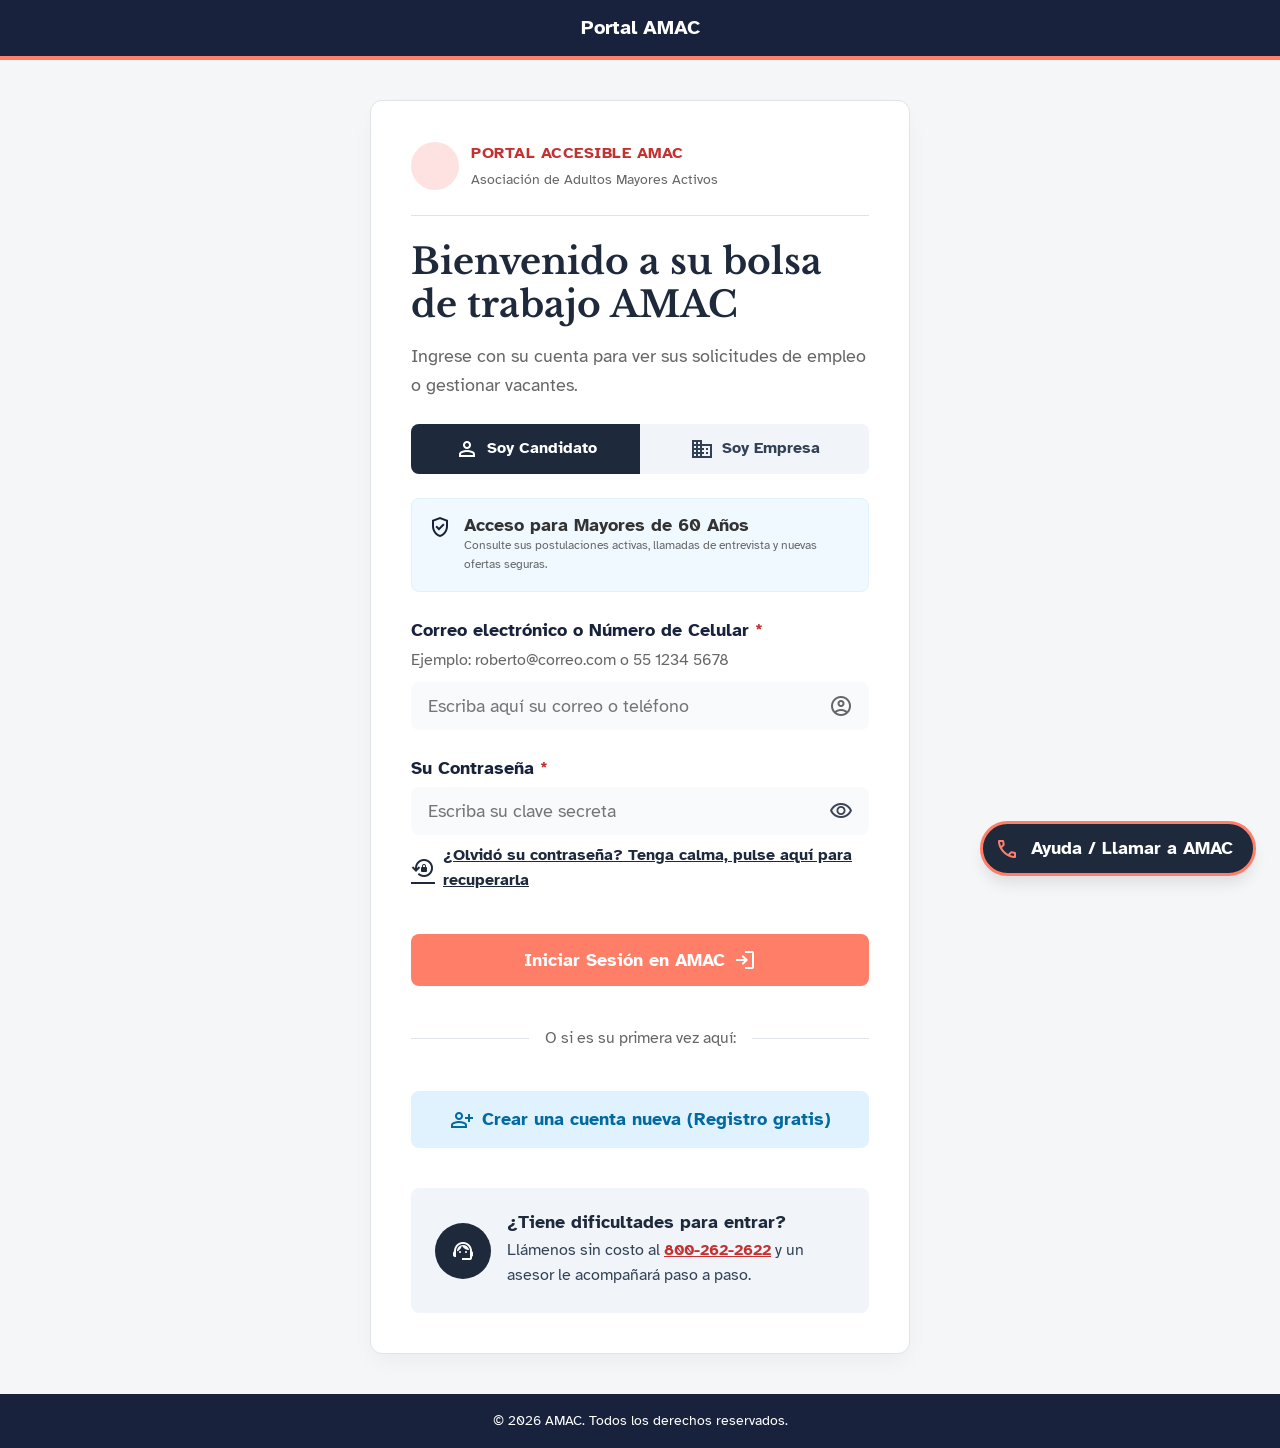
<file: login.html>
<!DOCTYPE html>
<html lang="es">
<head>
  <meta charset="UTF-8">
  <meta name="viewport" content="width=device-width, initial-scale=1.0">
  <title>Inicio de Sesión | AMAC</title>
  <link href="https://fonts.googleapis.com/css2?family=Atkinson+Hyperlegible:wght@400;700&family=Libre+Baskerville:wght@400;700&display=swap" rel="stylesheet">
  <link rel="stylesheet" href="https://fonts.googleapis.com/css2?family=Material+Symbols+Outlined:opsz,wght,FILL,GRAD@24,400,0,0" />
  <link rel="stylesheet" href="css/variables.css">
  <link rel="stylesheet" href="css/base.css">
  <link rel="stylesheet" href="css/layout.css">
  <link rel="stylesheet" href="css/componentes.css">
</head>
<body class="cuerpo-pagina">
  <a class="saltar-contenido" href="#principal">Saltar al contenido</a>
  
  <header class="encabezado">
    <div class="encabezado-inner encabezado-inner--centrado">
      <h2 class="footer-titulo">Portal AMAC</h2>
    </div>
  </header>

  <main id="principal" class="layout-centrado">
    <section class="tarjeta-login">
      
      <div class="login-cabecera">
        <div class="login-circulo"></div>
        <div>
          <p class="login-titulo-app">Portal Accesible AMAC</p>
          <p class="login-subtitulo-app">Asociación de Adultos Mayores Activos</p>
        </div>
      </div>

      <h1 class="login-titulo">Bienvenido a su bolsa de trabajo AMAC</h1>
      <p class="login-desc">Ingrese con su cuenta para ver sus solicitudes de empleo o gestionar vacantes.</p>

      <div class="login-tabs">
        <a href="#" class="login-tab login-tab--activa">
          <span class="material-symbols-outlined">person</span> Soy Candidato
        </a>
        <a href="registro-empresa.html" class="login-tab login-tab--inactiva">
          <span class="material-symbols-outlined">domain</span> Soy Empresa
        </a>
      </div>

      <div class="login-alerta">
        <span class="material-symbols-outlined icono-primario">verified_user</span>
        <div>
          <strong class="tarjeta-info-valor">Acceso para Mayores de 60 Años</strong>
          <p class="tarjeta-info-label">Consulte sus postulaciones activas, llamadas de entrevista y nuevas ofertas seguras.</p>
        </div>
      </div>

      <form action="mis-solicitudes.html">
        <div class="campo-formulario">
          <label for="identificador">Correo electrónico o Número de Celular <span class="login-requerido">*</span></label>
          <p class="campo-formulario_ayuda">Ejemplo: roberto@correo.com o 55 1234 5678</p>
          <div class="input-con-icono">
            <input type="text" id="identificador" class="input-login" required placeholder="Escriba aquí su correo o teléfono">
            <span class="material-symbols-outlined input-icono">account_circle</span>
          </div>
        </div>

        <div class="campo-formulario login-campo-espaciado">
          <label for="clave">Su Contraseña <span class="login-requerido">*</span></label>
          <div class="input-con-icono">
            <input type="password" id="clave" class="input-login" required placeholder="Escriba su clave secreta">
            <span class="material-symbols-outlined input-icono login-icono-pass">visibility</span>
          </div>
        </div>

        <a href="#" class="login-link-recuperar">
          <span class="material-symbols-outlined">lock_reset</span> 
          <u>¿Olvidó su contraseña? Tenga calma, pulse aquí para recuperarla</u>
        </a>

        <button type="submit" class="boton boton--naranja login-btn-grande">
          Iniciar Sesión en AMAC <span class="material-symbols-outlined">login</span>
        </button>
      </form>

      <div class="divisor-texto">O si es su primera vez aquí:</div>

      <a href="registro-candidato.html" class="boton btn-registro-nuevo">
        <span class="material-symbols-outlined">person_add</span> Crear una cuenta nueva (Registro gratis)
      </a>

      <div class="login-ayuda-box">
        <div class="login-ayuda-icono">
          <span class="material-symbols-outlined">support_agent</span>
        </div>
        <div>
          <h2 class="login-ayuda-titulo">¿Tiene dificultades para entrar?</h2>
          <p class="login-ayuda-desc">
            Llámenos sin costo al <a href="tel:8002622622" class="numero-resaltado">800-262-2622</a> y un asesor le acompañará paso a paso.
          </p>
        </div>
      </div>
    </section>
  </main>

  <a href="tel:8002622622" class="btn-flotante-ayuda">
    <span class="material-symbols-outlined icono-acento">call</span> Ayuda / Llamar a AMAC
  </a>

  <footer class="footer-global footer-mini">
      <p class="footer-copy">© 2026 AMAC. Todos los derechos reservados.</p>
  </footer>
</body>
</html>
</file>
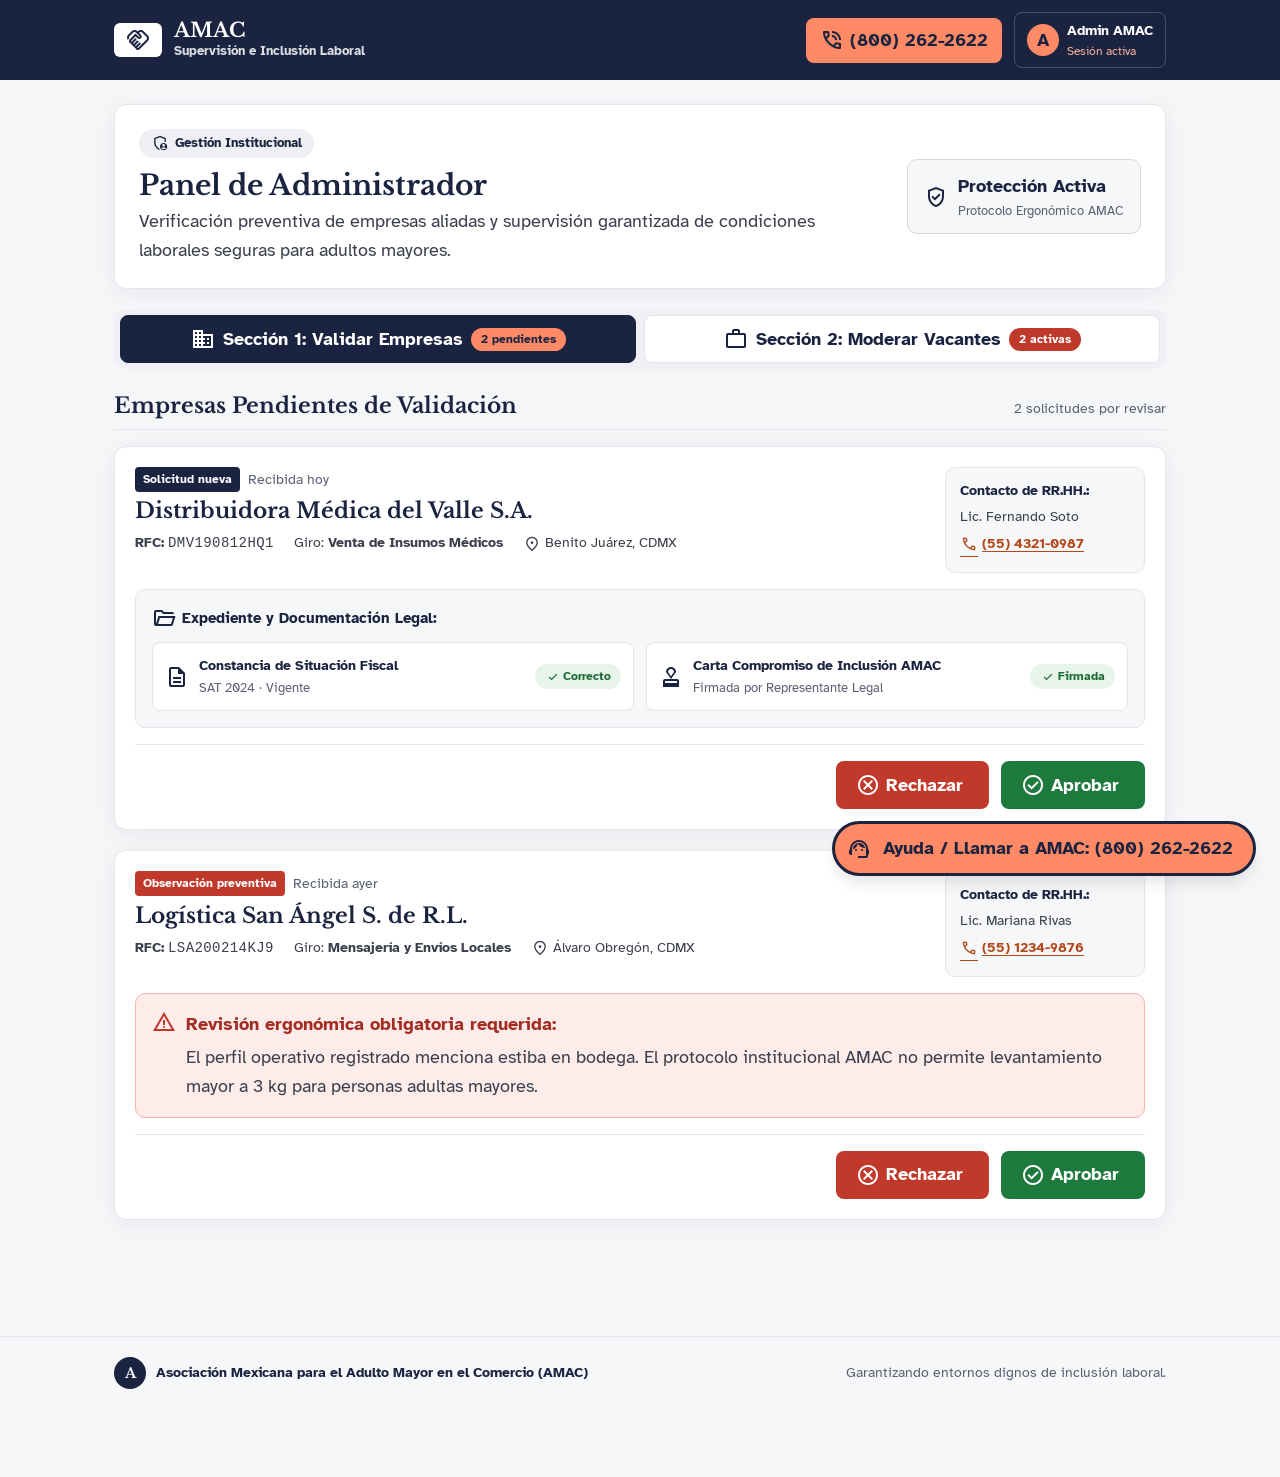
<file: panel-administrador.html>
<!DOCTYPE html>
<html lang="es">

<head>
	<meta charset="UTF-8">
	<meta name="viewport" content="width=device-width, initial-scale=1.0">
	<title>Panel de Administrador | AMAC</title>
	<link
		href="https://fonts.googleapis.com/css2?family=Atkinson+Hyperlegible:wght@400;700&family=Libre+Baskerville:wght@400;700&display=swap"
		rel="stylesheet">
	<link rel="stylesheet"
		href="https://fonts.googleapis.com/css2?family=Material+Symbols+Outlined:opsz,wght,FILL,GRAD@24,400,0..1,0&display=block">
	<link rel="stylesheet" href="css/variables.css">
	<link rel="stylesheet" href="css/base.css">
	<link rel="stylesheet" href="css/layout.css">
	<link rel="stylesheet" href="css/componentes.css">
</head>

<body class="cuerpo-pagina">
	<a class="saltar-contenido" href="#principal">Saltar al contenido</a>

	<!-- ===== Encabezado ===== -->
	<header class="admin-encabezado">
		<div class="admin-encabezado-inner">
			<a href="panel-admin.html" class="admin-marca">
				<span class="admin-marca-logo">
					<span class="material-symbols-outlined" aria-hidden="true">handshake</span>
				</span>
				<span>
					<span class="admin-marca-texto">AMAC</span>
					<span class="admin-marca-sub">Supervisión e Inclusión Laboral</span>
				</span>
			</a>

			<div class="admin-acciones">
				<a href="tel:8002622622" class="admin-btn-telefono">
					<span class="material-symbols-outlined" aria-hidden="true">phone_in_talk</span>
					(800) 262-2622
				</a>
				<div class="admin-usuario">
					<span class="admin-usuario-avatar" aria-hidden="true">A</span>
					<span>
						<span class="admin-usuario-nombre">Admin AMAC</span>
						<span class="admin-usuario-estado">Sesión activa</span>
					</span>
				</div>
			</div>
		</div>
	</header>

	<main id="principal" class="admin-contenido">

		<!-- ===== Introducción ===== -->
		<section class="admin-tarjeta admin-intro" aria-labelledby="admin-titulo">
			<div>
				<span class="admin-etiqueta">
					<span class="material-symbols-outlined" aria-hidden="true">admin_panel_settings</span>
					Gestión Institucional
				</span>
				<h1 id="admin-titulo" class="admin-titulo">Panel de Administrador</h1>
				<p class="admin-desc">
					Verificación preventiva de empresas aliadas y supervisión garantizada de condiciones laborales
					seguras para adultos mayores.
				</p>
			</div>

			<div class="admin-proteccion">
				<span class="material-symbols-outlined" aria-hidden="true">verified_user</span>
				<span>
					<strong>Protección Activa</strong>
					<span>Protocolo Ergonómico AMAC</span>
				</span>
			</div>
		</section>

		<!-- ===== Secciones ===== -->
		<nav class="admin-secciones" aria-label="Secciones del panel">
			<a href="panel-admin.html" class="admin-seccion" aria-current="page">
				<span class="material-symbols-outlined" aria-hidden="true">domain</span>
				Sección 1: Validar Empresas
				<span class="admin-contador admin-contador--naranja">2 pendientes</span>
			</a>
			<a href="panel-admin-vacantes.html" class="admin-seccion">
				<span class="material-symbols-outlined" aria-hidden="true">work</span>
				Sección 2: Moderar Vacantes
				<span class="admin-contador admin-contador--rojo">2 activas</span>
			</a>
		</nav>

		<!-- ===== Empresas pendientes ===== -->
		<section aria-labelledby="pendientes-titulo">
			<div class="admin-seccion-cabecera">
				<h2 id="pendientes-titulo" class="admin-seccion-titulo">Empresas Pendientes de Validación</h2>
				<span class="admin-seccion-conteo">2 solicitudes por revisar</span>
			</div>

			<!-- Solicitud 1 -->
			<article class="admin-solicitud" aria-labelledby="empresa-1">
				<div class="admin-solicitud-cabecera">
					<div>
						<p class="admin-solicitud-meta">
							<span class="admin-badge admin-badge--nueva">Solicitud nueva</span>
							Recibida hoy
						</p>
						<h3 id="empresa-1" class="admin-empresa-nombre">Distribuidora Médica del Valle S.A.</h3>
						<ul class="admin-empresa-datos">
							<li><strong>RFC:</strong> <span class="admin-rfc">DMV190812HQ1</span></li>
							<li>Giro: <strong>Venta de Insumos Médicos</strong></li>
							<li>
								<span class="material-symbols-outlined" aria-hidden="true">location_on</span>
								Benito Juárez, CDMX
							</li>
						</ul>
					</div>

					<div class="admin-contacto">
						<p class="admin-contacto-titulo">Contacto de RR.HH.:</p>
						<p>Lic. Fernando Soto</p>
						<a href="tel:5543210987">
							<span class="material-symbols-outlined" aria-hidden="true">call</span>
							(55) 4321-0987
						</a>
					</div>
				</div>

				<div class="admin-expediente">
					<h4 class="admin-expediente-titulo">
						<span class="material-symbols-outlined" aria-hidden="true">folder_open</span>
						Expediente y Documentación Legal:
					</h4>
					<ul class="admin-documentos">
						<li class="admin-documento">
							<span class="material-symbols-outlined" aria-hidden="true">description</span>
							<span class="admin-documento-info">
								<strong>Constancia de Situación Fiscal</strong>
								<span>SAT 2024 · Vigente</span>
							</span>
							<span class="admin-estado-doc">
								<span class="material-symbols-outlined" aria-hidden="true">check</span>
								Correcto
							</span>
						</li>
						<li class="admin-documento">
							<span class="material-symbols-outlined" aria-hidden="true">approval</span>
							<span class="admin-documento-info">
								<strong>Carta Compromiso de Inclusión AMAC</strong>
								<span>Firmada por Representante Legal</span>
							</span>
							<span class="admin-estado-doc">
								<span class="material-symbols-outlined" aria-hidden="true">check</span>
								Firmada
							</span>
						</li>
					</ul>
				</div>

				<form class="admin-solicitud-acciones" action="#" method="post">
					<input type="hidden" name="empresa_id" value="DMV190812HQ1">
					<button type="submit" name="decision" value="rechazar" class="admin-btn admin-btn--rechazar">
						<span class="material-symbols-outlined" aria-hidden="true">cancel</span>
						Rechazar<span class="visualmente-oculto"> a Distribuidora Médica del Valle S.A.</span>
					</button>
					<button type="submit" name="decision" value="aprobar" class="admin-btn admin-btn--aprobar">
						<span class="material-symbols-outlined" aria-hidden="true">check_circle</span>
						Aprobar<span class="visualmente-oculto"> a Distribuidora Médica del Valle S.A.</span>
					</button>
				</form>
			</article>

			<!-- Solicitud 2 -->
			<article class="admin-solicitud" aria-labelledby="empresa-2">
				<div class="admin-solicitud-cabecera">
					<div>
						<p class="admin-solicitud-meta">
							<span class="admin-badge admin-badge--observacion">Observación preventiva</span>
							Recibida ayer
						</p>
						<h3 id="empresa-2" class="admin-empresa-nombre">Logística San Ángel S. de R.L.</h3>
						<ul class="admin-empresa-datos">
							<li><strong>RFC:</strong> <span class="admin-rfc">LSA200214KJ9</span></li>
							<li>Giro: <strong>Mensajería y Envíos Locales</strong></li>
							<li>
								<span class="material-symbols-outlined" aria-hidden="true">location_on</span>
								Álvaro Obregón, CDMX
							</li>
						</ul>
					</div>

					<div class="admin-contacto">
						<p class="admin-contacto-titulo">Contacto de RR.HH.:</p>
						<p>Lic. Mariana Rivas</p>
						<a href="tel:5512349876">
							<span class="material-symbols-outlined" aria-hidden="true">call</span>
							(55) 1234-9876
						</a>
					</div>
				</div>

				<div class="admin-alerta">
					<span class="material-symbols-outlined" aria-hidden="true">warning</span>
					<div>
						<p class="admin-alerta-titulo">Revisión ergonómica obligatoria requerida:</p>
						<p>
							El perfil operativo registrado menciona estiba en bodega. El protocolo institucional AMAC
							no permite levantamiento mayor a 3 kg para personas adultas mayores.
						</p>
					</div>
				</div>

				<form class="admin-solicitud-acciones" action="#" method="post">
					<input type="hidden" name="empresa_id" value="LSA200214KJ9">
					<button type="submit" name="decision" value="rechazar" class="admin-btn admin-btn--rechazar">
						<span class="material-symbols-outlined" aria-hidden="true">cancel</span>
						Rechazar<span class="visualmente-oculto"> a Logística San Ángel S. de R.L.</span>
					</button>
					<button type="submit" name="decision" value="aprobar" class="admin-btn admin-btn--aprobar">
						<span class="material-symbols-outlined" aria-hidden="true">check_circle</span>
						Aprobar<span class="visualmente-oculto"> a Logística San Ángel S. de R.L.</span>
					</button>
				</form>
			</article>
		</section>
	</main>

	<!-- ===== Pie ===== -->
	<footer class="admin-pie">
		<div class="admin-pie-inner">
			<p class="admin-pie-marca">
				<span class="admin-pie-logo" aria-hidden="true">A</span>
				Asociación Mexicana para el Adulto Mayor en el Comercio (AMAC)
			</p>
			<p>Garantizando entornos dignos de inclusión laboral.</p>
		</div>
	</footer>

	<a href="tel:8002622622" class="btn-flotante-ayuda btn-flotante-ayuda--claro">
		<span class="material-symbols-outlined" aria-hidden="true">support_agent</span>
		Ayuda / Llamar a AMAC: (800) 262-2622
	</a>
</body>

</html>
</file>
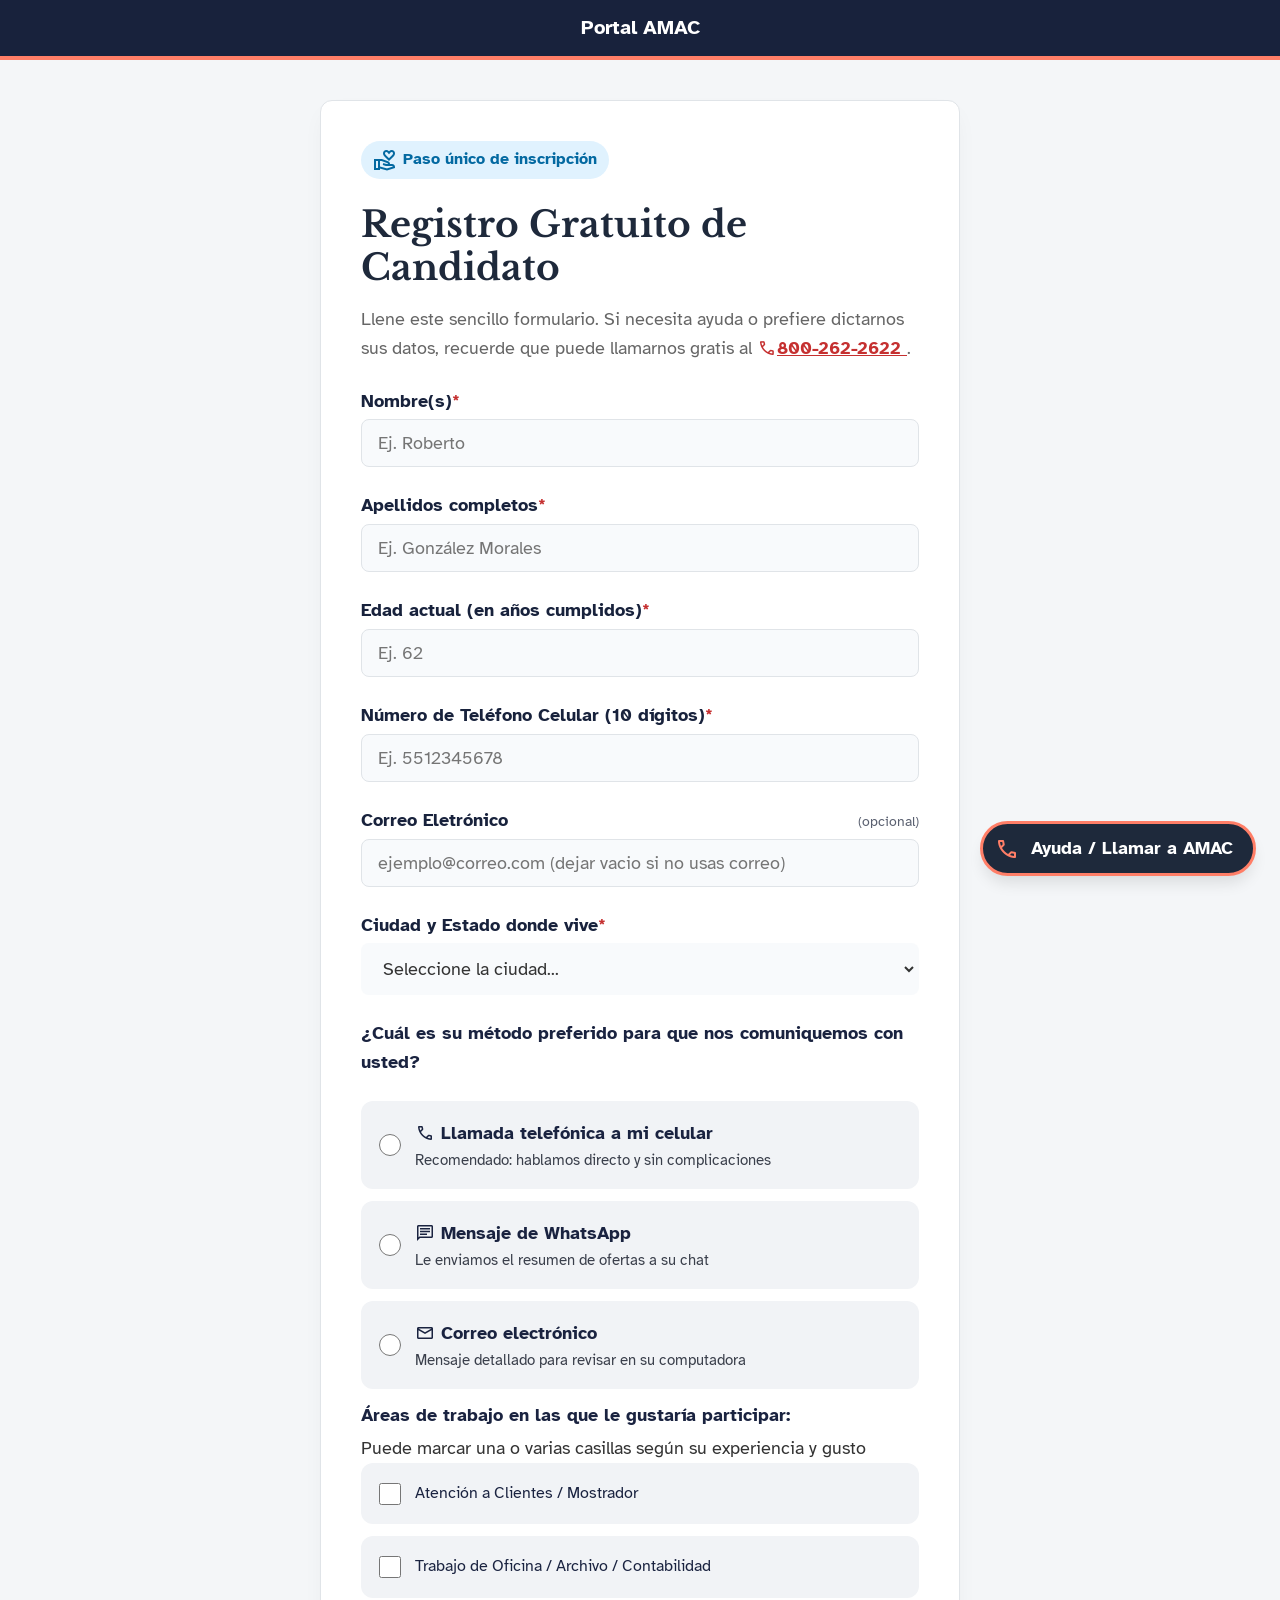
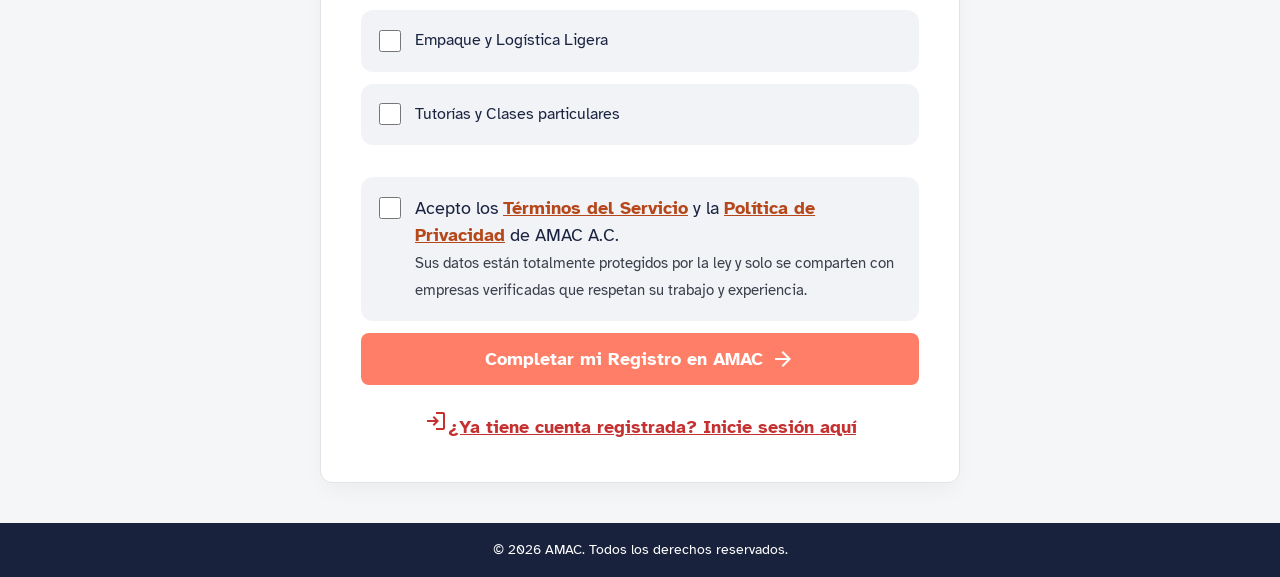
<file: registro-candidato.html>
<!DOCTYPE html>
<html lang="es">

<head>
	<meta charset="UTF-8">
	<meta name="viewport" content="width=device-width, initial-scale=1.0">
	<title>Inicio de Sesión | AMAC</title>
	<link
		href="https://fonts.googleapis.com/css2?family=Atkinson+Hyperlegible:wght@400;700&family=Libre+Baskerville:wght@400;700&display=swap"
		rel="stylesheet">
	<link rel="stylesheet"
		href="https://fonts.googleapis.com/css2?family=Material+Symbols+Outlined:opsz,wght,FILL,GRAD@24,400,0,0" />
	<link rel="stylesheet" href="css/variables.css">
	<link rel="stylesheet" href="css/base.css">
	<link rel="stylesheet" href="css/layout.css">
	<link rel="stylesheet" href="css/componentes.css">
</head>

<body>
	<a class="saltar-contenido" href="#principal">Saltar al contenido</a>

	<header class="encabezado">
		<div class="encabezado-inner encabezado-inner--centrado">
			<h2 class="footer-titulo">Portal AMAC</h2>
		</div>
	</header>

	<main>
		<section id="principal" class="layout-centrado">
			<section class="tarjeta-registro">
				<span class="tag-aliados">
					<span class="material-symbols-outlined 18">volunteer_activism</span>Paso único de inscripción
				</span>

				<h1 class="login-titulo">Registro Gratuito de Candidato</h1>
				<p class="login-desc">
					Llene este sencillo formulario. Si necesita ayuda o prefiere dictarnos sus datos, recuerde
					que puede llamarnos gratis al
					<a class="enlace-destacado-rojo" href="tel:8002622622">
						<span class="material-symbols-outlined icono-18">call</span>800-262-2622
					</a>.
				</p>

				<form>
					<!-- Nombre del candidato -->
					<div class="campo-formulario">
						<label for="nombre_candidato">Nombre(s)<span class="login-requerido">*</span></label>
						<input type="text" id="nombre_candidato" name="nombre_candidato" class="input-simple" required
							placeholder="Ej. Roberto">
					</div>

					<!-- Apellidos del candidato -->
					<div class="campo-formulario">
						<label for="apellidos_candidato">Apellidos completos<span class="login-requerido">*</span></label>
						<input type="text" id="apellidos_candidato" name="apellidos_candidato" class="input-simple" required
							placeholder="Ej. González Morales">
					</div>

					<!-- Edad del candidato -->
					<div class="campo-formulario">
						<label for="edad_candidato">Edad actual (en años cumplidos)<span class="login-requerido">*</span></label>
						<input type="number" id="edad_candidato" name="edad_candidato" class="input-simple" required
							placeholder="Ej. 62">
					</div>

					<!-- Telefono del candidato -->

					<div class="campo-formulario">
						<label for="telefono_candidato">Número de Teléfono Celular (10 dígitos)<span
								class="login-requerido">*</span></label>
						<input type="tel" id="telefono_candidato" name="telefono_candidato" class="input-simple" maxlength="10"
							required placeholder="Ej. 5512345678">
					</div>

					<div class="campo-formulario">
						<label for="correo_candidato" class="campo-label campo-label--fila">Correo Eletrónico<span
								class="login-opcional">(opcional)</span></label>
						<input type="email" id="correo_candidato" name="correo_candidato" class="input-simple"
							placeholder="ejemplo@correo.com (dejar vacio si no usas correo)">
					</div>

					<!-- Ciudadd y estado donde se vive -->
					<div class=" campo-formulario">
						<label for="ciudad_candidato">Ciudad y Estado donde vive<span class="login-requerido">*</span></label>
						<select id="ciudad_candidato" name="ciudad_candidato" class="input-simple" required>
							<option value="" disabled selected>Seleccione la ciudad...</option>
							<!-- TODO: definir valores de seccion de ciudad y estado del candidato -->
							<option value="comercio">Comercio Minorista</option>
							<option value="salud">Sector Salud / Farmacias</option>
							<option value="educacion">Educación y Tutorías</option>
							<option value="servicios">Servicios Generales</option>
						</select>
					</div>

					<fieldset class="opciones-contacto">
						<legend>¿Cuál es su método preferido para que nos
							comuniquemos con usted?</legend>
					</fieldset>

					<!-- Opcion de llamada -->
					<label class="opcion-tarjeta">
						<input type="radio" name="metodo_contacto" value="llamada" required>
						<span class="opcion-contenido">
							<span class="opcion-titulo">
								<span class="material-symbols-outlined">call</span> Llamada telefónica a mi celular
							</span>
							<span class="opcion-desc">Recomendado: hablamos directo y sin complicaciones</span>
						</span>
					</label>

					<!-- Opcion de mensaje -->
					<label class="opcion-tarjeta">
						<input type="radio" name="metodo_contacto" value="mensaje" required>
						<span class="opcion-contenido">
							<span class="opcion-titulo">
								<span class="material-symbols-outlined">chat</span>Mensaje de WhatsApp</span>
							<span class="opcion-desc">Le enviamos el resumen de ofertas a su chat</span>
						</span>
					</label>

					<!-- Opcion de correo -->
					<label class="opcion-tarjeta">
						<input type="radio" name="metodo_contacto" value="mail" required>
						<span class="opcion-contenido">
							<span class="opcion-titulo">
								<span class="material-symbols-outlined">mail</span>Correo electrónico</span>
							<span class="opcion-desc">Mensaje detallado para revisar en su computadora</span>
						</span>
					</label>

					<fieldset class="interes-trabajo">
						<legend>Áreas de trabajo en las que le gustaría participar:</legend>
						<p>Puede marcar una o varias casillas según su experiencia y gusto</p>

						<label class="opcion-tarjeta">
							<input type="checkbox" name="areas" value="atencion_clientes">
							<span class="opcion-titulo">Atención a Clientes / Mostrador</span>
						</label>

						<label class="opcion-tarjeta">
							<input type="checkbox" name="areas" value="atencion_clientes">
							<span class="opcion-titulo">Trabajo de Oficina / Archivo / Contabilidad</span>
						</label>

						<label class="opcion-tarjeta">
							<input type="checkbox" name="areas" value="atencion_clientes">
							<span class="opcion-titulo">Empaque y Logística Ligera</span>
						</label>

						<label class="opcion-tarjeta">
							<input type="checkbox" name="areas" value="atencion_clientes">
							<span class="opcion-titulo">Tutorías y Clases particulares</span>
						</label>
					</fieldset>

					<div class="opcion-tarjeta opcion-tarjeta--legal">
						<input type="checkbox" id="acepta_terminos" name="acepta_terminos" value="si" required>
						<div>
							<label for="acepta_terminos" class="opcion-titulo">Acepto los <a target="_blank" href="#"
									class="enlace-legal">Términos del Servicio</a> y la
								<a target="_blank" href="#" class="enlace-legal">Política de Privacidad</a> de AMAC A.C.
								<br>
								<span id="terminos-desc" class="opcion-desc"> Sus datos están
									totalmente protegidos por la ley y solo se
									comparten con empresas verificadas que respetan su trabajo y experiencia.</span>
							</label>
						</div>
					</div>

					<!-- Boton de Envio -->
					<button type="submit" class="boton boton--naranja login-btn-grande">
						Completar mi Registro en AMAC<span class="material-symbols-outlined">arrow_forward</span>
					</button>

				</form>

				<a href="login.html" class="enlace-destacado-rojo"><span class="material-symbols-outlined">login</span>¿Ya tiene
					cuenta registrada? Inicie sesión aquí</a>
			</section>

		</section>
	</main>

	<!-- Botón Flotante de Ayuda (Requisito RF-052)-->
	<a href="tel:8002622622" class="btn-flotante-ayuda">
		<span class="material-symbols-outlined icono-acento">call</span> Ayuda / Llamar a AMAC
	</a>

	<!-- PIE DE PÁGINA OBLIGATORIO -->
	<footer class="footer-global footer-mini">
		<p class="footer-copy">© 2026 AMAC. Todos los derechos reservados.</p>
	</footer>

</body>

</html>
</file>
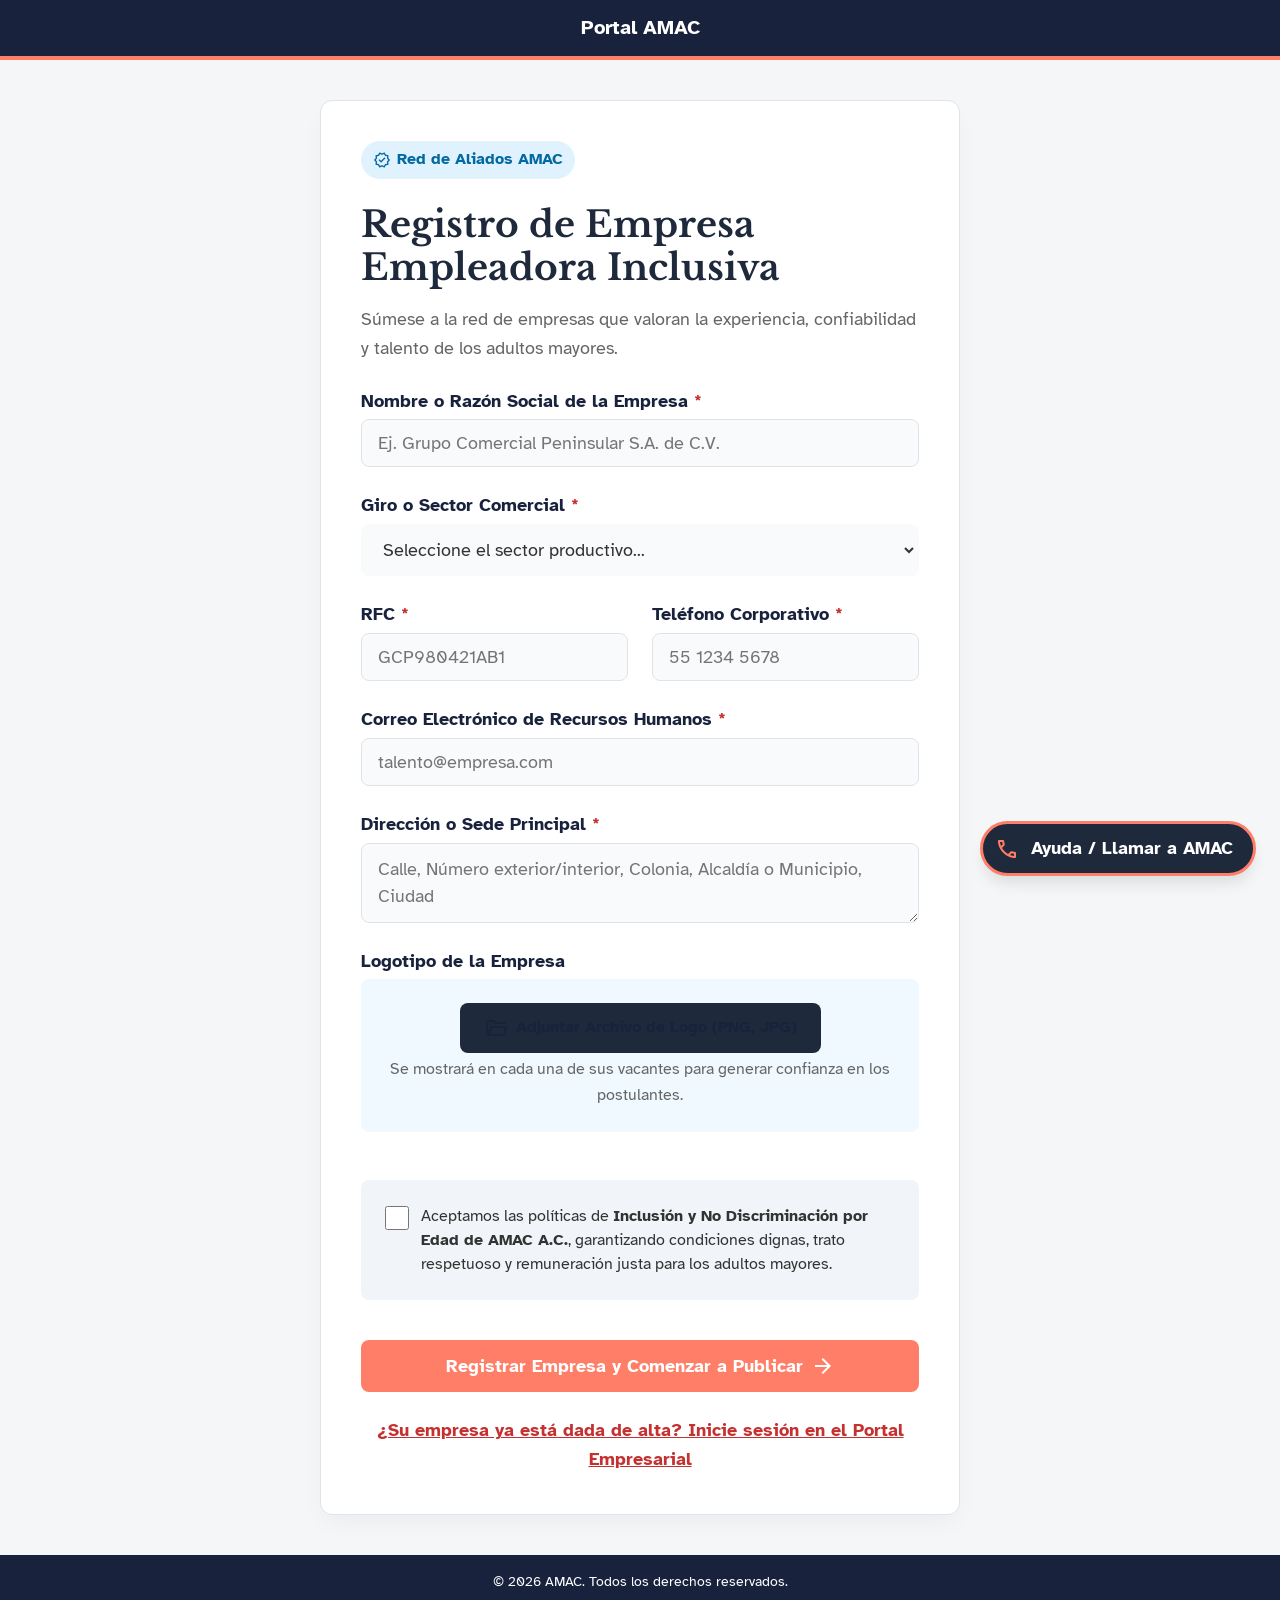
<file: registro-empresa.html>
<!DOCTYPE html>
<html lang="es">
<head>
  <meta charset="UTF-8">
  <meta name="viewport" content="width=device-width, initial-scale=1.0">
  <title>Registro de Empresa | AMAC</title>
  <link href="https://fonts.googleapis.com/css2?family=Atkinson+Hyperlegible:wght@400;700&family=Libre+Baskerville:wght@400;700&display=swap" rel="stylesheet">
  <link rel="stylesheet" href="https://fonts.googleapis.com/css2?family=Material+Symbols+Outlined:opsz,wght,FILL,GRAD@24,400,0,0" />
  <link rel="stylesheet" href="css/variables.css">
  <link rel="stylesheet" href="css/base.css">
  <link rel="stylesheet" href="css/layout.css">
  <link rel="stylesheet" href="css/componentes.css">
</head>
<body class="cuerpo-pagina">
  <a class="saltar-contenido" href="#principal">Saltar al contenido</a>
  
  <!-- ENCABEZADO OBLIGATORIO (Minimalista para no afectar el diseño visual) -->
  <header class="encabezado">
    <div class="encabezado-inner encabezado-inner--centrado">
      <h2 class="footer-titulo">Portal AMAC</h2>
    </div>
  </header>

  <main id="principal" class="layout-centrado">
    <section class="tarjeta-registro">
      
      <span class="tag-aliados">
        <span class="material-symbols-outlined icono-18">verified</span> Red de Aliados AMAC
      </span>

      <h1 class="login-titulo">Registro de Empresa Empleadora Inclusiva</h1>
      <p class="login-desc">Súmese a la red de empresas que valoran la experiencia, confiabilidad y talento de los adultos mayores.</p>

      <form action="empresa-vacantes.html">
        
        <!-- Nombre de la Empresa -->
        <div class="campo-formulario">
          <label for="nombre_empresa">Nombre o Razón Social de la Empresa <span class="login-requerido">*</span></label>
          <input type="text" id="nombre_empresa" name="nombre_empresa" class="input-simple" required placeholder="Ej. Grupo Comercial Peninsular S.A. de C.V.">
        </div>

        <!-- Giro o Sector -->
        <div class="campo-formulario">
          <label for="giro_empresa">Giro o Sector Comercial <span class="login-requerido">*</span></label>
          <select id="giro_empresa" name="giro_empresa" class="input-simple" required>
            <option value="" disabled selected>Seleccione el sector productivo...</option>
            <option value="comercio">Comercio Minorista</option>
            <option value="salud">Sector Salud / Farmacias</option>
            <option value="educacion">Educación y Tutorías</option>
            <option value="servicios">Servicios Generales</option>
          </select>
        </div>

        <!-- Fila a 2 columnas: RFC y Teléfono -->
        <div class="grid-form-2-col">
          <div class="campo-formulario">
            <label for="rfc_empresa">RFC <span class="login-requerido">*</span></label>
            <input type="text" id="rfc_empresa" name="rfc_empresa" class="input-simple" required placeholder="GCP980421AB1">
          </div>
          <div class="campo-formulario">
            <label for="telefono_empresa">Teléfono Corporativo <span class="login-requerido">*</span></label>
            <input type="tel" id="telefono_empresa" name="telefono_empresa" class="input-simple" required placeholder="55 1234 5678">
          </div>
        </div>

        <!-- Correo Electrónico -->
        <div class="campo-formulario">
          <label for="correo_rrhh">Correo Electrónico de Recursos Humanos <span class="login-requerido">*</span></label>
          <input type="email" id="correo_rrhh" name="correo_rrhh" class="input-simple" required placeholder="talento@empresa.com" autocomplete="email">
        </div>

        <!-- Dirección Principal -->
        <div class="campo-formulario">
          <label for="direccion_empresa">Dirección o Sede Principal <span class="login-requerido">*</span></label>
          <textarea id="direccion_empresa" name="direccion_empresa" class="input-simple" required placeholder="Calle, Número exterior/interior, Colonia, Alcaldía o Municipio, Ciudad"></textarea>
        </div>

        <!-- Subida de Archivo (Logo) -->
        <div class="campo-formulario">
          <label>Logotipo de la Empresa</label>
          <div class="caja-upload">
            <!-- Botón simulado para la subida de archivos (accesible conectando label e input) -->
            <label for="logo_upload" class="btn-upload" tabindex="0">
              <span class="material-symbols-outlined">folder_open</span> Adjuntar Archivo de Logo (PNG, JPG)
            </label>
            <!-- Input oculto pero accesible -->
            <input type="file" id="logo_upload" name="logo_upload" accept=".png, .jpg, .jpeg" style="position: absolute; left: -9999px;">
            <p class="upload-desc">Se mostrará en cada una de sus vacantes para generar confianza en los postulantes.</p>
          </div>
        </div>

        <!-- Casilla de Políticas (Checkbox) -->
        <div class="caja-politicas">
          <input type="checkbox" id="acepto_politicas" name="acepto_politicas" class="checkbox-custom" required>
          <label for="acepto_politicas" class="checkbox-label">
            Aceptamos las políticas de <strong>Inclusión y No Discriminación por Edad de AMAC A.C.</strong>, garantizando condiciones dignas, trato respetuoso y remuneración justa para los adultos mayores.
          </label>
        </div>

        <!-- Botón de Envío -->
        <button type="submit" class="boton boton--naranja login-btn-grande">
          Registrar Empresa y Comenzar a Publicar <span class="material-symbols-outlined">arrow_forward</span>
        </button>

      </form>

      <!-- Enlace Inferior -->
      <a href="login.html" class="enlace-destacado-rojo">
        ¿Su empresa ya está dada de alta? Inicie sesión en el Portal Empresarial
      </a>

    </section>
  </main>

  <!-- Botón Flotante de Ayuda (Requisito RF-052)-->
  <a href="tel:8002622622" class="btn-flotante-ayuda">
    <span class="material-symbols-outlined icono-acento">call</span> Ayuda / Llamar a AMAC
  </a>

  <!-- PIE DE PÁGINA OBLIGATORIO -->
  <footer class="footer-global footer-mini">
      <p class="footer-copy">© 2026 AMAC. Todos los derechos reservados.</p>
  </footer>
</body>
</html>
</file>
<file: css/variables.css>
/* 
  AMAC - Variables Globales (Design Tokens)
  Este archivo centraliza los estilos extraídos de Figma y cumple 
  con los lineamientos de accesibilidad (WCAG) para adultos mayores.
*/

@import url('https://fonts.googleapis.com/css2?family=Atkinson+Hyperlegible:wght@400;700&family=Libre+Baskerville:wght@400;700&display=swap');

:root {
  /* =========================================
     1. PALETA DE COLORES PRINCIPAL
     ========================================= */
  /* Colores de marca y estructura */
  --color-primario: #18223c;         /* Azul marino oscuro (Header, Footer, Textos principales) */
  --color-primario-oscuro: #0f1629;  /* Azul marino más oscuro para hovers */
  --color-acento: #ff7e67;           /* Coral/Naranja (Botones principales, íconos de alerta) */
  --color-acento-oscuro: #e86a55;    /* Coral oscuro para hovers */
  
  /* Fondos y Superficies */
  --color-fondo: #f4f6f8;            /* Gris muy claro (Fondo general de la aplicación) */
  --color-superficie: #ffffff;       /* Blanco puro (Tarjetas, Formularios, Header secundario) */
  --color-superficie-alt: #f9fafb;   /* Blanco roto (Para diferenciar secciones) */
  
  /* Textos y Bordes (Alto Contraste) */
  --color-texto: #333333;            /* Gris casi negro para lectura cómoda */
  --color-texto-claro: #666666;      /* Gris medio para textos secundarios o descripciones */
  --color-borde: #e0e4e8;            /* Gris claro para separar elementos y contornos de inputs */

  /* =========================================
     2. COLORES SEMÁNTICOS Y ETIQUETAS (ESTADOS)
     ========================================= */
  /* Éxito / Confirmación */
  --color-exito: #16a34a;
  --bg-exito: #dcfce7;
  --texto-exito: #15803d;

  /* Error / Alerta / Cancelar */
  --color-error: #dc2626;
  --bg-error: #fee2e2;
  --texto-error: #991b1b;

  /* Informativo / Entrevistas Agendadas */
  --color-info: #2563eb;
  --bg-info: #dbeafe;
  --texto-info: #1e40af;

  /* Consejos / Avisos amigables */
  --bg-consejo: #fff4ed;             /* Fondo naranjita claro para la tarjeta de consejo AMAC */
  --borde-consejo: #ffd8c4;

  /* Estatus Concluido / Deshabilitado */
  --bg-concluido: #f3f4f6;
  --texto-concluido: #4b5563;
  /* =========================================
     3. TIPOGRAFÍA Y ACCESIBILIDAD VISUAL
     ========================================= */
  /* Fuentes (Recomendación PDF: Atkinson Hyperlegible para baja visión) */
  --fuente-base: 'Atkinson Hyperlegible', system-ui, sans-serif;
  --fuente-titulos: 'Libre Baskerville', serif;

  /* 
    Escala Tipográfica basada en REM (1rem = 16px por defecto en navegadores).
    El texto base se define en 1.125rem para garantizar los 18px mínimos exigidos. 
  */
  --texto-base: 1.125rem;   /* 18px - Texto normal para lectura fluida */
  --texto-sm: 1rem;         /* 16px - Texto pequeño (etiquetas, ayudas de formulario), nunca menor a 16px */
  
  /* Títulos (Jerarquía visual) */
  --texto-h1: 2.25rem;      /* 36px - Títulos principales de página */
  --texto-h2: 1.75rem;      /* 28px - Subtítulos de sección */
  --texto-h3: 1.25rem;      /* 20px - Títulos de tarjetas o bloques pequeños */

  /* =========================================
     4. ESPACIADOS (LAYOUT Y PADDING)
     ========================================= */
  /* Sistema modular para mantener consistencia en márgenes y rellenos */
  --espacio-xs: 0.5rem;     /* 8px */
  --espacio-s: 1rem;        /* 16px */
  --espacio-m: 1.5rem;      /* 24px */
  --espacio-l: 2.5rem;      /* 40px */
  --espacio-xl: 4rem;       /* 64px */

  /* =========================================
     5. BORDES Y SOMBRAS
     ========================================= */
  --radio: 8px;             /* Radio de borde estándar para botones e inputs */
  --radio-lg: 12px;         /* Radio para tarjetas grandes */
  --radio-pill: 9999px;     /* Radio para etiquetas de estatus redondeadas */
  
  --sombra-tarjeta: 0 4px 6px -1px rgba(0, 0, 0, 0.05), 0 2px 4px -1px rgba(0, 0, 0, 0.03);
  --sombra-flotante: 0 10px 15px -3px rgba(0, 0, 0, 0.1), 0 4px 6px -2px rgba(0, 0, 0, 0.05);
}
</file>
<file: css/base.css>
/* 
  AMAC - Estilos Base y Accesibilidad
  Contiene el reset, tipografía global, comportamiento de enlaces 
  y estados de foco requeridos
*/

/* =========================================
   1. RESET BÁSICO
   ========================================= */
*, *::before, *::after {
  box-sizing: border-box;
  margin: 0;
  padding: 0;
}

/* =========================================
   2. CONFIGURACIÓN DEL CUERPO (BODY)
   ========================================= */
body {
  /* Uso de tipografía para lectura cómoda */
  font-family: var(--fuente-base);
  /* Tamaño base mínimo de 18px (1.125rem) para adultos mayores */
  font-size: var(--texto-base);
  color: var(--color-texto);
  background-color: var(--color-fondo);
  line-height: 1.6;
  
  /* Preparación para que el footer siempre quede abajo si hay poco contenido */
  min-height: 100vh;
  display: flex;
  flex-direction: column;
}

/* =========================================
   3. JERARQUÍA DE TÍTULOS
   ========================================= */
h1, h2, h3, h4 {
  font-family: var(--fuente-titulos);
  color: var(--color-primario);
  font-weight: 700;
  line-height: 1.2;
  margin-bottom: var(--espacio-s);
}

h1 { font-size: var(--texto-h1); }
h2 { font-size: var(--texto-h2); }
h3 { font-size: var(--texto-h3); }

/* =========================================
   4. ENLACES (LINKS)
   ========================================= */
a {
  color: var(--color-primario);
  text-decoration: underline;
  font-weight: 700;
  transition: color 0.2s ease, text-decoration 0.2s ease;
}

a:hover {
  text-decoration: none;
  color: var(--color-acento);
}

/* =========================================
   5. IMÁGENES RESPONSIVAS
   ========================================= */
img {
  max-width: 100%;
  height: auto;
  display: block;
}

/* =========================================
   6. ACCESIBILIDAD ESTRICTA (REQUISITO PDF)
   ========================================= */

/* 
  Foco visible al navegar con la tecla Tab. 
  Obligatorio para no perder el rastro del teclado
:focus-visible {
  outline: 3px solid var(--color-acento);
  outline-offset: 3px;
  border-radius: 4px;
}

/* 
  Enlace "Saltar al contenido" para lectores de pantalla.
  Permanece oculto hasta que recibe el foco con el teclado.
*/
.saltar-contenido {
  position: absolute;
  left: -9999px;
  z-index: 9999;
  background-color: var(--color-acento);
  color: var(--color-superficie);
  padding: var(--espacio-s) var(--espacio-m);
  font-weight: bold;
  border-radius: 0 0 var(--radio) 0;
  text-decoration: none;
}

.saltar-contenido:focus {
  left: 0;
  top: 0;
}
</file>
<file: css/layout.css>
/* 
  AMAC - Estilos de Layout y Diseño Responsivo (Mobile-First)
  Estructura contenedores, encabezados, pies de página y grillas principales.
*/

/* =========================================
   1. CONTENEDOR PRINCIPAL
   ========================================= */
.contenedor {
  width: min(100% - 2rem, 1200px);
  margin-inline: auto;
  padding: var(--espacio-l) 0;
  flex: 1; /* Permite empujar el footer hacia abajo */
}

/* =========================================
   2. ENCABEZADO GLOBAL (HEADER)
   ========================================= */
.encabezado {
  background-color: var(--color-primario);
  color: var(--color-superficie);
  display: flex;
  flex-direction: column;
  align-items: center;
  padding: 0 var(--espacio-m);
  border-bottom: 4px solid var(--color-acento);
}

.encabezado-inner {
  width: min(100%, 1400px);
  display: flex;
  flex-direction: column;
  gap: var(--espacio-s);
  padding: var(--espacio-s) 0;
  align-items: center;
  width: 100%;
}

.nav-principal {
  display: flex;
  flex-wrap: wrap;
  gap: var(--espacio-m);
  justify-content: center;
}

.nav-principal a {
  color: var(--color-superficie);
  text-decoration: none;
  display: flex;
  align-items: center;
  gap: 8px;
  font-family: var(--fuente-base);
  font-weight: 700;
  padding: 8px 12px;
  border-radius: var(--radio);
}

.nav-principal a.activo {
  background: rgba(255, 255, 255, 0.1);
}

.header-actions {
  display: flex;
  gap: var(--espacio-s);
  align-items: center;
}

.btn-ayuda-header {
  background: var(--color-acento);
  color: var(--color-superficie);
  padding: 8px 16px;
  border-radius: var(--radio);
  text-decoration: none;
  display: flex;
  align-items: center;
  gap: 8px;
  font-weight: bold;
}

/* =========================================
   3. PIE DE PÁGINA GLOBAL (FOOTER)
   ========================================= */
.footer-global {
  background-color: var(--color-primario);
  color: var(--color-superficie);
  padding: var(--espacio-l) var(--espacio-m);
  font-size: var(--texto-sm);
  margin-top: auto;
}

.footer-grid {
  display: grid;
  grid-template-columns: 1fr;
  gap: var(--espacio-l);
  max-width: 1200px;
  margin: 0 auto;
  margin-bottom: var(--espacio-l);
}

.footer-global h3 {
  color: var(--color-superficie);
  font-size: 1rem;
  margin-bottom: var(--espacio-s);
}

.footer-global ul {
  list-style: none;
  padding: 0;
}

.footer-global li {
  margin-bottom: 0.5rem;
  display: flex;
  align-items: center;
  gap: 8px;
}

.footer-global a {
  color: var(--color-superficie);
  font-weight: normal;
  text-decoration: underline;
}

.footer-global a:hover {
  text-decoration: none;
  color: var(--color-acento);
}

.footer-bottom {
  max-width: 1200px;
  margin: 0 auto;
  border-top: 1px solid rgba(255, 255, 255, 0.2);
  padding-top: var(--espacio-m);
  display: flex;
  flex-direction: column;
  gap: var(--espacio-s);
  align-items: center;
  text-align: center;
}

/* =========================================
   4. GRILLAS (GRIDS) Y ESTRUCTURAS RESPONSIVAS
   ========================================= */
/* Grilla genérica de 2 columnas (ej: Contenido + Sidebar en Detalle de Vacante) */
.grid-2-col {
  display: grid;
  grid-template-columns: 1fr;
  gap: var(--espacio-l);
}

/* Grilla para tarjetas o elementos de 4 columnas (ej: Prestaciones) */
.grid-4-col {
  display: grid;
  grid-template-columns: 1fr;
  gap: var(--espacio-s);
}

/* Grilla para la lista de vacantes (index.html) */
.lista-vacantes {
  display: grid;
  grid-template-columns: 1fr;
  gap: var(--espacio-l);
}

/* =========================================
   5. MEDIA QUERIES (TABLET Y ESCRITORIO)
   ========================================= */
@media (min-width: 768px) {
  /* Header en línea horizontal para pantallas medianas en adelante */
  .encabezado-inner {
    flex-direction: row;
    justify-content: space-between;
  }

  /* Footer en 2 columnas para tablets */
  .footer-grid {
    grid-template-columns: repeat(2, 1fr);
  }

  .footer-bottom {
    flex-direction: row;
    justify-content: space-between;
    text-align: left;
  }

  /* Grillas de 2 y 4 columnas en tablets */
  .grid-4-col {
    grid-template-columns: repeat(2, 1fr);
  }

  .lista-vacantes {
    grid-template-columns: repeat(2, 1fr);
  }
}

@media (min-width: 1024px) {
  /* Distribución de escritorio para detalles (Contenido principal + Sidebar) */
  .grid-2-col {
    grid-template-columns: 2fr 1fr;
  }

  /* Grillas de 4 columnas en escritorio completo */
  .grid-4-col {
    grid-template-columns: repeat(4, 1fr);
  }

  .lista-vacantes {
    grid-template-columns: repeat(3, 1fr);
  }

  /* Footer completo de 4 columnas para escritorio */
  .footer-grid {
    grid-template-columns: repeat(4, 1fr);
  }
}
</file>
<file: css/componentes.css>
/* 
  AMAC - Componentes Reutilizables
  Contiene tarjetas, botones accesibles, campos de formulario y etiquetas.
  Hasta donde llega mi logica esto es lo que pidio profe, en caso contrario no tengo ni idea de que hay que hacer :p.
*/

/* =========================================
   1. BOTONES ACCESIBLES (> 44px)
   ========================================= */
.boton {
	display: inline-flex;
	align-items: center;
	justify-content: center;
	gap: 8px;
	min-height: 48px;
	/* Target táctil accesible */
	padding: 0.75rem 1.5rem;
	font-size: var(--texto-base);
	font-weight: 700;
	border-radius: var(--radio);
	border: 2px solid transparent;
	cursor: pointer;
	text-decoration: none;
	width: 100%;
	transition: background-color 0.2s ease, border-color 0.2s ease;
	font-family: var(--fuente-base);
}

.boton--naranja {
	background-color: var(--color-acento);
	color: var(--color-superficie);
}

.boton--naranja:hover {
	background-color: var(--color-acento-oscuro);
}

.boton--oscuro {
	background-color: var(--color-primario);
	color: var(--color-superficie);
}

.boton--oscuro:hover {
	background-color: var(--color-primario-oscuro);
}

.boton--outline {
	background-color: transparent;
	color: var(--color-texto);
	border-color: var(--color-borde);
}

.boton--outline:hover {
	background-color: var(--color-fondo);
}

/* =========================================
   2. TARJETAS (CARDS)
   ========================================= */
.tarjeta {
	background-color: var(--color-superficie);
	border-radius: var(--radio-lg);
	padding: var(--espacio-l);
	box-shadow: var(--sombra-tarjeta);
	border: 1px solid var(--color-borde);
}

.tarjeta-info {
	background-color: var(--color-superficie-alt);
	border-radius: var(--radio);
	padding: var(--espacio-m);
	display: flex;
	gap: 12px;
	align-items: flex-start;
	border: 1px solid var(--color-borde);
}

.tarjeta-outline {
	border: 1px solid var(--color-borde);
	border-radius: var(--radio);
	padding: var(--espacio-m);
	background-color: var(--color-superficie-alt);
}

/* =========================================
   3. ETIQUETAS Y BADGES (ESTADOS)
   ========================================= */
.etiqueta {
	display: inline-flex;
	align-items: center;
	gap: 6px;
	padding: 6px 12px;
	border-radius: var(--radio-pill);
	font-size: var(--texto-sm);
	font-weight: 700;
	width: fit-content;
}

/* Variantes de estatus */
.etiqueta--revision {
	background-color: var(--bg-error);
	color: var(--texto-error);
}

.etiqueta--entrevista {
	background-color: var(--bg-info);
	color: var(--texto-info);
}

.etiqueta--concluido {
	background-color: var(--bg-concluido);
	color: var(--texto-concluido);
}

.etiqueta--neutral {
	background-color: var(--color-fondo);
	color: var(--color-texto);
	border: 1px solid var(--color-borde);
}

/* =========================================
   4. FORMULARIOS ACCESIBLES
   ========================================= */
.campo-formulario {
	display: flex;
	flex-direction: column;
	margin-bottom: var(--espacio-m);
	position: relative;
}

.campo-formulario label {
	font-weight: 700;
	color: var(--color-primario);
	margin-bottom: 4px;
}

.campo-formulario_ayuda {
	font-size: var(--texto-sm);
	color: var(--color-texto-claro);
	margin-bottom: 8px;
}

.input-con-icono {
	position: relative;
}

.input-con-icono input {
	width: 100%;
	min-height: 48px;
	/* Target táctil accesible */
	padding: 12px 48px 12px 16px;
	/* Espacio extra a la derecha para el ícono */
	border: 2px solid var(--color-borde);
	border-radius: var(--radio);
	font-size: var(--texto-base);
	font-family: var(--fuente-base);
	background-color: var(--color-fondo);
	transition: border-color 0.2s ease, background-color 0.2s ease;
}

.input-con-icono input:focus {
	border-color: var(--color-primario);
	background-color: var(--color-superficie);
	outline: none;
	/* Se maneja con el :focus-visible global en base.css */
}

.input-icono {
	position: absolute;
	right: 16px;
	top: 50%;
	transform: translateY(-50%);
	color: var(--color-texto-claro);
	pointer-events: none;
	/* Evita que el ícono bloquee el clic en el input */
}

/* Separador visual para login ("O si es su primera vez aquí:") */
.divisor-texto {
	display: flex;
	align-items: center;
	text-align: center;
	color: var(--color-texto-claro);
	margin: var(--espacio-l) 0;
	font-size: var(--texto-sm);
}

.divisor-texto::before,
.divisor-texto::after {
	content: '';
	flex: 1;
	border-bottom: 1px solid var(--color-borde);
}

.divisor-texto::before {
	margin-right: 1rem;
}

.divisor-texto::after {
	margin-left: 1rem;
}

/* =========================================
   5. COMPONENTES ESPECÍFICOS (MAPA Y BANNERS)
   ========================================= */
/* Mapa Ficticio para detalle de vacante */
.mapa-contenedor {
	position: relative;
	width: 100%;
	height: 250px;
	background-color: #e2e8f0;
	border-radius: var(--radio);
	margin-top: var(--espacio-m);
	display: flex;
	justify-content: center;
	align-items: center;
	border: 1px solid var(--color-borde);
	overflow: hidden;
}

.mapa-texto-fondo {
	font-size: 3rem;
	color: #cbd5e1;
	font-weight: 700;
	font-family: var(--fuente-base);
	user-select: none;
}

.mapa-flotante {
	position: absolute;
	bottom: 16px;
	left: 16px;
	background-color: var(--color-superficie);
	padding: 12px 16px;
	border-radius: var(--radio);
	box-shadow: var(--sombra-flotante);
	display: flex;
	align-items: center;
	gap: 8px;
	font-size: var(--texto-sm);
	font-weight: 700;
	color: var(--color-texto);
	border: 1px solid var(--color-borde);
	z-index: 2;
}

/* Banner de ayuda (Azul oscuro con botón naranja) */
.banner-ayuda {
	background-color: var(--color-primario);
	color: var(--color-superficie);
	padding: var(--espacio-l);
	border-radius: var(--radio-lg);
	display: flex;
	flex-direction: column;
	gap: var(--espacio-m);
	align-items: center;
	text-align: center;
	margin-bottom: var(--espacio-l);
}

@media (min-width: 768px) {
	.banner-ayuda {
		flex-direction: row;
		justify-content: space-between;
		text-align: left;
	}
}


/* =========================================
   ESTILOS ESPECÍFICOS PARA LOGIN 
   ========================================= */
.layout-centrado {
	display: flex;
	justify-content: center;
	align-items: center;
	min-height: 80vh;
	padding: var(--espacio-l) var(--espacio-m);
}

.tarjeta-login {
	max-width: 540px;
	width: 100%;
	background-color: var(--color-superficie);
	border-radius: var(--radio-lg);
	padding: var(--espacio-l);
	box-shadow: 0 10px 25px -5px rgba(0, 0, 0, 0.05);
	border: 1px solid var(--color-borde);
}

.login-cabecera {
	display: flex;
	gap: 12px;
	align-items: center;
	margin-bottom: var(--espacio-m);
	padding-bottom: var(--espacio-m);
	border-bottom: 1px solid var(--color-borde);
}

.login-circulo {
	width: 48px;
	height: 48px;
	background-color: #fee2e2;
	/* Naranja/rojo muy claro */
	border-radius: 50%;
	flex-shrink: 0;
}

.login-titulo-app {
	color: #c53030;
	/* Naranja oscuro / Rojo de la imagen */
	font-weight: 700;
	font-size: var(--texto-sm);
	text-transform: uppercase;
	letter-spacing: 0.5px;
	margin-bottom: 2px;
}

.login-subtitulo-app {
	color: var(--color-texto-claro);
	font-size: 0.875rem;
	margin: 0;
}

.login-tabs {
	display: flex;
	border-radius: var(--radio);
	overflow: hidden;
	margin-bottom: var(--espacio-m);
	background-color: #f1f5f9;
	/* Gris claro */
}

.login-tab {
	flex: 1;
	display: flex;
	align-items: center;
	justify-content: center;
	gap: 8px;
	padding: 12px;
	font-weight: 700;
	text-decoration: none;
	font-size: 1rem;
}

.login-tab--activa {
	background-color: #1e293b;
	/* Azul muy oscuro */
	color: white;
}

.login-tab--inactiva {
	color: #334155;
}

.login-alerta {
	background-color: #f0f9ff;
	/* Azul muy claro */
	border: 1px solid #e0f2fe;
	border-radius: var(--radio);
	padding: 16px;
	display: flex;
	gap: 12px;
	margin-bottom: var(--espacio-m);
	align-items: flex-start;
}

/* Modificadores de inputs y botones para igualar el diseño */
.input-login {
	background-color: #f8fafc !important;
	/* Gris claro de los inputs en la imagen */
	border-color: transparent !important;
}

.input-login:focus {
	background-color: white !important;
	border-color: var(--color-primario) !important;
}

.login-link-recuperar {
	display: flex;
	align-items: center;
	gap: 8px;
	color: #1e293b;
	/* Azul oscuro */
	font-weight: 700;
	font-size: var(--texto-sm);
	margin-bottom: var(--espacio-l);
}

.btn-registro-nuevo {
	background-color: #e0f2fe;
	/* Azul claro */
	color: #0369a1;
	/* Texto azul oscuro */
	border-color: transparent;
}

.login-ayuda-box {
	background-color: #f1f5f9;
	border-radius: var(--radio);
	padding: var(--espacio-m);
	margin-top: var(--espacio-l);
	display: flex;
	gap: 16px;
	align-items: center;
}

.login-ayuda-icono {
	background-color: #1e293b;
	color: white;
	width: 56px;
	height: 56px;
	border-radius: 50%;
	display: flex;
	align-items: center;
	justify-content: center;
	flex-shrink: 0;
}

.numero-resaltado {
	color: #c53030;
	text-decoration: underline;
	font-weight: bold;
}

.btn-flotante-ayuda {
	position: fixed;
	bottom: 24px;
	right: 24px;
	background-color: #1e293b;
	color: white;
	border: 3px solid #ff7e67;
	border-radius: 50px;
	padding: 12px 24px;
	display: flex;
	align-items: center;
	gap: 8px;
	font-weight: 700;
	box-shadow: 0 10px 15px -3px rgba(0, 0, 0, 0.1);
	z-index: 1000;
	text-decoration: none;
}

/* =========================================
   ESTILOS ESPECÍFICOS: DETALLE DE VACANTE
   ========================================= */

/* Navegación especializada del Header  */
.header-nav-vacante {
	display: flex;
	gap: 8px;
	align-items: center;
	flex-wrap: wrap;
}

.nav-link-bloque {
	display: flex;
	flex-direction: column;
	align-items: center;
	justify-content: center;
	text-decoration: none;
	font-weight: 700;
	font-size: 0.875rem;
	padding: 8px 16px;
	border-radius: var(--radio);
	line-height: 1.2;
	color: white;
	text-align: center;
}

.nav-link-bloque.activo {
	background-color: white;
	color: var(--color-primario);
}

/* Botón superior de volver */
.btn-volver {
	display: inline-flex;
	align-items: center;
	gap: 8px;
	background-color: #e0f2fe;
	/* Azul muy claro */
	color: #0369a1;
	/* Azul texto */
	padding: 8px 16px;
	border-radius: var(--radio-pill);
	text-decoration: none;
	font-weight: 700;
	font-size: var(--texto-sm);
	margin-bottom: var(--espacio-m);
	width: fit-content;
}

.btn-volver:hover {
	background-color: #bae6fd;
}

/* Etiquetas de la cabecera del artículo */
.cabecera-etiquetas {
	display: flex;
	justify-content: space-between;
	align-items: center;
	flex-wrap: wrap;
	gap: 12px;
	margin-bottom: 1rem;
}

.tag-verificada {
	display: inline-flex;
	align-items: center;
	gap: 4px;
	background-color: #f0fdf4;
	color: #16a34a;
	padding: 4px 12px;
	border-radius: var(--radio-pill);
	font-size: 0.875rem;
	font-weight: bold;
	border: 1px solid #bbf7d0;
}

/* Contenedor de la foto de la vacante con texto superpuesto */
.imagen-vacante-contenedor {
	position: relative;
	border-radius: var(--radio-lg);
	overflow: hidden;
	margin-top: var(--espacio-m);
	margin-bottom: var(--espacio-l);
}

.imagen-vacante-contenedor img {
	width: 100%;
	height: auto;
	display: block;
	object-fit: cover;
	max-height: 350px;
}

.imagen-vacante-overlay {
	position: absolute;
	bottom: 0;
	left: 0;
	right: 0;
	background: rgba(30, 41, 59, 0.9);
	/* Azul marino semitransparente */
	color: white;
	padding: 16px;
	display: flex;
	align-items: center;
	gap: 12px;
	font-size: var(--texto-sm);
}

/* Títulos de secciones internas */
.titulo-seccion-vacante {
	display: flex;
	align-items: center;
	gap: 8px;
	border-left: 4px solid var(--color-acento);
	padding-left: 12px;
	margin-bottom: 1rem;
	color: var(--color-primario);
}

/* Lista de requisitos con iconos personalizados */
.lista-requisitos {
	list-style: none;
	padding: 0;
}

.lista-requisitos li {
	display: flex;
	gap: 12px;
	margin-bottom: 16px;
	align-items: flex-start;
}

.icono-requisito {
	color: var(--color-acento);
	flex-shrink: 0;
	margin-top: 2px;
}

/* Bloque azul oscuro CTA (Call To Action) inferior */
.cta-final-vacante {
	background-color: var(--color-primario);
	color: white;
	padding: var(--espacio-l);
	border-radius: var(--radio-lg);
	text-align: center;
	margin-top: var(--espacio-l);
}

.cta-icono-circulo {
	background-color: var(--color-acento);
	width: 64px;
	height: 64px;
	border-radius: 50%;
	display: inline-flex;
	align-items: center;
	justify-content: center;
	margin-bottom: 1rem;
}

/* Sidebar: Acciones Rápidas (Fijado al hacer scroll) */
.tarjeta-sidebar {
	position: sticky;
	top: 24px;
	display: flex;
	flex-direction: column;
	gap: var(--espacio-m);
}

.lista-garantias {
	list-style: none;
	padding: 0;
	border-top: 1px solid var(--color-borde);
	padding-top: var(--espacio-m);
	font-size: var(--texto-sm);
	color: var(--color-texto-claro);
}

.lista-garantias li {
	display: flex;
	gap: 8px;
	margin-bottom: 12px;
	align-items: flex-start;
}

.lista-garantias .material-symbols-outlined {
	color: #ef4444;
	/* Rojo para los iconos de advertencia/check del sidebar */
	font-size: 20px;
}

.material-symbols-rounded {
	font-variation-settings: 'FILL' 0;
	font-size: 20px;
	text-decoration: none;
}


/* Layout y Generales */
.cuerpo-pagina {
	display: flex;
	flex-direction: column;
	min-height: 100vh;
}

.encabezado-inner--centrado {
	justify-content: center;
}

.icono-18 {
	font-size: 18px;
}

.icono-32 {
	font-size: 32px;
}

.icono-primario {
	color: var(--color-primario);
}

.icono-acento {
	color: var(--color-acento);
}

.icono-info {
	color: var(--color-info);
}

.icono-peligro {
	color: #c53030;
}

/* Login Limpio */
.login-titulo {
	margin-bottom: var(--espacio-s);
	color: #1e293b;
}

.login-desc {
	margin-bottom: var(--espacio-m);
	color: var(--color-texto-claro);
}

.login-requerido {
	color: #c53030;
}


.login-campo-espaciado {
	margin-bottom: 8px;
}

.login-icono-pass {
	color: #0f172a;
	opacity: 0.8;
}

.login-btn-grande {
	font-size: 1.125rem;
}

.login-ayuda-titulo {
	margin: 0 0 4px 0;
	font-size: 1.125rem;
	color: #1e293b;
	font-family: var(--fuente-base);
}

.login-ayuda-desc {
	font-size: var(--texto-sm);
	margin: 0;
	color: #334155;
}

/* Vacante - Header */
.header-marca {
	display: flex;
	gap: 12px;
	align-items: center;
	background: white;
	padding: 4px 12px;
	border-radius: 4px;
	color: var(--color-primario);
}

.header-marca-texto {
	font-weight: bold;
	line-height: 1;
}

.header-marca-sub {
	font-size: 10px;
	line-height: 1;
}

.header-usuario {
	display: flex;
	align-items: center;
	gap: 8px;
}

.header-usuario-img {
	width: 40px;
	height: 40px;
	border-radius: 50%;
}

.header-usuario-nombre {
	font-size: 14px;
	font-weight: bold;
}

/* Vacante - Contenido */
.vacante-fecha {
	color: var(--color-texto-claro);
	font-size: var(--texto-sm);
}

.vacante-codigo {
	color: var(--color-acento);
	font-weight: bold;
	font-size: 0.875rem;
	text-transform: uppercase;
	margin-bottom: 4px;
}

.vacante-titulo {
	margin-bottom: var(--espacio-m);
}

/* Vacante - Tarjetas de Info y Prestaciones */
.tarjeta-info-label {
	font-size: 12px;
	color: var(--color-texto-claro);
	margin: 0;
}

.tarjeta-info-valor {
	line-height: 1.2;
	display: block;
	font-weight: bold;
}

.tarjeta-info-valor--resaltado {
	color: #c53030;
}

.tarjeta-info--consejo {
	background-color: var(--bg-consejo);
	border-color: var(--borde-consejo);
}

.prestacion-header {
	display: flex;
	align-items: center;
	gap: 8px;
	color: #c53030;
}

.prestacion-desc {
	font-size: var(--texto-sm);
	margin-top: 8px;
}

/* Vacante - Mapa y CTA */
.mapa-bg {
	background-image: url('https://www.google.com/maps/d/thumbnail?mid=1QY_a1zLhJ6x3f9Jm8WvT740f92U');
	background-size: cover;
	background-position: center;
}

.cta-titulo {
	color: white;
	margin-bottom: 1rem;
}

.cta-desc {
	margin-bottom: var(--espacio-m);
	font-size: var(--texto-base);
	max-width: 600px;
	margin-inline: auto;
}

.cta-btn {
	width: auto;
	padding-left: 2rem;
	padding-right: 2rem;
}

.cta-nota {
	margin-top: 1rem;
	font-size: var(--texto-sm);
	color: #cbd5e1;
	display: flex;
	align-items: center;
	justify-content: center;
	gap: 8px;
}

.cta-nota-icono {
	font-size: 16px;
}

/* Vacante - Sidebar */
.sidebar-header {
	display: flex;
	align-items: center;
	gap: 8px;
	margin-bottom: 4px;
}

.sidebar-sub {
	font-size: var(--texto-sm);
	color: var(--color-texto-claro);
	margin-bottom: 1rem;
}

.btn-mb {
	margin-bottom: 12px;
}

.btn-gris {
	background-color: #f1f5f9;
	color: var(--color-texto);
}

.sidebar-ayuda {
	background-color: var(--color-primario);
	color: white;
}

.sidebar-ayuda-header {
	display: flex;
	gap: 12px;
	align-items: flex-start;
}

.sidebar-ayuda-titulo {
	color: white;
	margin-bottom: 8px;
}

.sidebar-ayuda-desc {
	font-size: var(--texto-sm);
	margin-bottom: 16px;
	color: #cbd5e1;
}

.sidebar-ayuda-nota {
	font-size: var(--texto-sm);
	margin-bottom: 16px;
	border-top: 1px solid rgba(255, 255, 255, 0.2);
	padding-top: 12px;
}

/* Footer Universal */
.footer-marca {
	display: flex;
	align-items: center;
	gap: 12px;
	margin-bottom: 1rem;
}

.footer-marca-bg {
	background: white;
	padding: 4px;
	border-radius: 4px;
}

.footer-titulo {
	color: white;
	margin: 0;
	font-size: 1.25rem;
	font-family: var(--fuente-base);
}

.footer-texto-claro {
	color: #cbd5e1;
}

.footer-btn-letras {
	display: flex;
	gap: 8px;
}

.btn-letra-normal {
	background: transparent;
	border: 1px solid white;
	color: white;
	padding: 8px 16px;
	border-radius: 4px;
	font-weight: bold;
	cursor: pointer;
}

.btn-letra-grande {
	background: var(--color-acento);
	border: 1px solid var(--color-acento);
	color: var(--color-primario);
	padding: 8px 16px;
	border-radius: 4px;
	font-weight: bold;
	cursor: pointer;
}

.footer-copy {
	margin: 0;
}

.footer-link-box {
	background: rgba(255, 255, 255, 0.1);
	border: 1px solid rgba(255, 255, 255, 0.3);
	padding: 12px 24px;
	border-radius: 50px;
	display: flex;
	align-items: center;
	gap: 12px;
	text-decoration: none;
}

.footer-link-box span {
	text-align: left;
}

.footer-mini {
	padding: var(--espacio-s);
	text-align: center;
	font-size: 0.875rem;
}


/* =========================================
   ESTILOS ESPECÍFICOS: MIS SOLICITUDES
   ========================================= */

/* Navegación y Cabecera del Panel */
.ruta-navegacion {
	display: flex;
	align-items: center;
	gap: 8px;
	color: var(--color-texto-claro);
	font-size: var(--texto-sm);
	margin-bottom: 1rem;
}

.ruta-icono {
	font-size: 18px;
	color: var(--color-acento);
}

.panel-header {
	display: flex;
	justify-content: space-between;
	align-items: center;
	margin-bottom: var(--espacio-l);
	flex-wrap: wrap;
	gap: 1rem;
}

.panel-titulo {
	margin-bottom: 8px;
}

.panel-desc {
	margin: 0;
	max-width: 600px;
	color: var(--color-texto-claro);
}

.panel-contador {
	background-color: white;
	border: 1px solid var(--color-borde);
	border-radius: var(--radio);
	padding: 12px 24px;
	text-align: center;
}

.panel-contador-num {
	font-size: 24px;
	font-weight: bold;
	color: var(--color-primario);
	display: block;
}

.panel-contador-texto {
	font-size: 12px;
	color: var(--color-texto-claro);
}

/* Alerta de Tranquilidad */
.alerta-tranquilidad {
	background-color: #f0f9ff;
	border: 1px solid #bae6fd;
	border-radius: var(--radio);
	padding: var(--espacio-m);
	display: flex;
	justify-content: space-between;
	align-items: center;
	margin-bottom: var(--espacio-l);
	flex-wrap: wrap;
	gap: 1rem;
}

.alerta-tranquilidad-info {
	display: flex;
	gap: 16px;
	align-items: center;
}

.alerta-tranquilidad-icono-box {
	background-color: white;
	width: 48px;
	height: 48px;
	border-radius: 50%;
	display: flex;
	align-items: center;
	justify-content: center;
	color: var(--color-acento);
	box-shadow: 0 2px 4px rgba(0, 0, 0, 0.05);
	flex-shrink: 0;
}

.btn-blanco {
	background-color: white;
	color: var(--color-primario);
	border: 1px solid var(--color-borde);
	width: auto;
	font-size: var(--texto-sm);
}

.btn-blanco:hover {
	background-color: #f8fafc;
}

/* Filtros */
.filtros-header {
	display: flex;
	justify-content: space-between;
	align-items: center;
	margin-bottom: 12px;
}

.filtros-label {
	font-weight: bold;
	font-size: var(--texto-sm);
}

.filtros-resultados {
	font-size: var(--texto-sm);
	color: var(--color-texto-claro);
}

.filtros-lista {
	display: flex;
	gap: 12px;
	margin-bottom: var(--espacio-l);
	overflow-x: auto;
	padding-bottom: 8px;
}

.btn-filtro {
	padding: 10px 20px;
	border-radius: 50px;
	font-size: var(--texto-sm);
	font-weight: bold;
	border: 1px solid var(--color-borde);
	background: white;
	color: var(--color-texto-claro);
	cursor: pointer;
	display: flex;
	align-items: center;
	gap: 8px;
	white-space: nowrap;
	transition: 0.2s;
}

.btn-filtro--activo {
	background: var(--color-primario);
	color: white;
	border-color: var(--color-primario);
}

/* Tarjetas de Solicitud (Articles) */
.tarjeta-solicitud {
	background: white;
	border: 1px solid var(--color-borde);
	border-radius: var(--radio-lg);
	padding: var(--espacio-m);
	margin-bottom: var(--espacio-m);
	box-shadow: var(--sombra-tarjeta);
}

.tarjeta-solicitud--revision {
	border-top: 6px solid #ef4444;
}

.tarjeta-solicitud--entrevista {
	border-top: 6px solid var(--color-acento);
}

.tarjeta-solicitud--concluida {
	border-top: 6px solid #9ca3af;
	opacity: 0.85;
	background-color: #f8fafc;
}

.solicitud-header {
	display: flex;
	justify-content: space-between;
	margin-bottom: 1rem;
	flex-wrap: wrap;
	gap: 1rem;
	align-items: flex-start;
}

.solicitud-info-principal {
	display: flex;
	gap: 16px;
}

.solicitud-logo {
	width: 56px;
	height: 56px;
	background-color: #f1f5f9;
	border-radius: var(--radio);
	display: flex;
	align-items: center;
	justify-content: center;
	flex-shrink: 0;
}

.solicitud-empresa {
	font-size: 12px;
	font-weight: bold;
	color: #c53030;
	text-transform: uppercase;
	margin-bottom: 4px;
	display: block;
}

.solicitud-puesto {
	margin: 0 0 8px 0;
	font-size: 1.25rem;
	color: var(--color-primario);
}

.solicitud-detalles-lista {
	display: flex;
	gap: 16px;
	flex-wrap: wrap;
	font-size: var(--texto-sm);
	color: var(--color-texto-claro);
}

.solicitud-detalle-item {
	display: flex;
	align-items: center;
	gap: 4px;
}

.solicitud-sueldo {
	font-weight: bold;
	color: var(--color-texto);
}

/* Etiquetas de Estado de Tarjeta */
.solicitud-etiqueta {
	padding: 6px 16px;
	border-radius: 50px;
	font-size: var(--texto-sm);
	font-weight: bold;
	display: inline-flex;
	align-items: center;
	gap: 6px;
}

.solicitud-etiqueta--revision {
	background: #fee2e2;
	color: #991b1b;
}

.solicitud-etiqueta--entrevista {
	background: #e0f2fe;
	color: #0369a1;
}

.solicitud-etiqueta--concluida {
	background: #f1f5f9;
	color: #475569;
}

/* Notas Internas de la Tarjeta */
.solicitud-nota {
	padding: 16px;
	border-radius: var(--radio);
	margin-bottom: 1rem;
	display: flex;
	gap: 12px;
	align-items: flex-start;
	font-size: var(--texto-sm);
}

.solicitud-nota--roja {
	background-color: #fef2f2;
	border: 1px solid #fecaca;
}

.solicitud-nota--gris {
	background-color: #f8fafc;
	border: 1px solid var(--color-borde);
}

.solicitud-nota-icono--rojo {
	color: #ef4444;
}

.solicitud-nota-icono--naranja {
	background-color: var(--color-acento);
	color: white;
	width: 40px;
	height: 40px;
	border-radius: 50%;
	display: flex;
	align-items: center;
	justify-content: center;
	flex-shrink: 0;
}

.solicitud-caja-entrevista {
	display: flex;
	justify-content: space-between;
	align-items: center;
	width: 100%;
	flex-wrap: wrap;
	gap: 1rem;
}

.caja-dias {
	background: white;
	border: 1px solid var(--color-borde);
	padding: 8px 16px;
	border-radius: var(--radio);
	text-align: center;
}

.caja-dias-titulo {
	font-weight: bold;
	color: #c53030;
	display: block;
	font-size: 1rem;
}

.caja-dias-sub {
	font-size: 10px;
	color: var(--color-texto-claro);
}

/* Footer de Tarjeta */
.solicitud-footer {
	display: flex;
	justify-content: space-between;
	align-items: center;
	border-top: 1px solid var(--color-borde);
	padding-top: 1rem;
	flex-wrap: wrap;
	gap: 1rem;
}

.solicitud-acciones {
	display: flex;
	gap: 12px;
	flex-wrap: wrap;
}

.btn-transparente {
	background: transparent;
	border: none;
	font-weight: bold;
	cursor: pointer;
	display: flex;
	align-items: center;
	gap: 8px;
	font-size: var(--texto-sm);
	padding: 8px;
}

.btn-transparente--peligro {
	color: #dc2626;
}

.btn-transparente--primario {
	color: var(--color-primario);
}

.btn-auto {
	width: auto;
}

/* Tarjeta Consejo AMAC */
.tarjeta-consejo-grid {
	display: grid;
	grid-template-columns: 1fr;
	gap: var(--espacio-m);
	background: white;
	border: 1px solid var(--color-borde);
	border-radius: var(--radio-lg);
	padding: var(--espacio-m);
	align-items: center;
	margin-top: var(--espacio-xl);
	margin-bottom: var(--espacio-l);
}

.consejo-img {
	width: 100%;
	height: 100%;
	object-fit: cover;
	border-radius: var(--radio);
	max-height: 250px;
}

.consejo-tag-top {
	color: #c53030;
	font-weight: bold;
	font-size: var(--texto-sm);
	display: flex;
	align-items: center;
	gap: 4px;
	margin-bottom: 8px;
}

.consejo-titulo {
	font-size: 1.5rem;
	margin-bottom: 1rem;
	color: var(--color-primario);
}

.consejo-tags {
	display: flex;
	flex-wrap: wrap;
	gap: 8px;
}

.consejo-tag-item {
	background: #fdf2f8;
	color: var(--color-texto);
	font-size: 12px;
	padding: 6px 12px;
	border-radius: 50px;
	font-weight: bold;
	display: inline-flex;
	align-items: center;
	gap: 4px;
}

.consejo-tag-icono {
	color: var(--color-acento);
	font-size: 16px;
}

/* CTA Dudas (Azul oscuro inferior) */
.cta-dudas {
	background-color: var(--color-primario);
	color: white;
	padding: var(--espacio-l);
	border-radius: var(--radio-lg);
	display: flex;
	flex-direction: column;
	gap: var(--espacio-m);
	align-items: center;
	text-align: center;
	margin-bottom: var(--espacio-l);
}

.cta-dudas-info {
	display: flex;
	gap: 16px;
	align-items: center;
	text-align: left;
}

.cta-dudas-icono-box {
	background-color: var(--color-acento);
	width: 56px;
	height: 56px;
	border-radius: 50%;
	display: flex;
	align-items: center;
	justify-content: center;
	flex-shrink: 0;
}

.cta-dudas-icono {
	color: var(--color-primario);
	font-size: 28px;
}

.cta-dudas-titulo {
	color: white;
	margin: 0 0 4px 0;
	font-size: 1.25rem;
	font-family: var(--fuente-titulos);
}

.cta-dudas-desc {
	color: #cbd5e1;
	font-size: var(--texto-sm);
	margin: 0;
}

@media (min-width: 768px) {
	.tarjeta-consejo-grid {
		grid-template-columns: 1fr 2fr;
		padding: var(--espacio-l);
	}

	.cta-dudas {
		flex-direction: row;
		justify-content: space-between;
		text-align: left;
	}
}


/* ==========================================
   ESTILOS ESPECÍFICOS: REGISTRO DE CANDIDATO
   ========================================== */

.campo-label--fila {
	display: flex;
	justify-content: space-between;
	align-items: baseline;
}

.login-opcional,
.interes-trabajo span {
	font-weight: 400;
	font-size: 0.9rem;
	color: #5a6070;
}

.opciones-contacto,
.interes-trabajo {
	border: 0;
	padding: 0;
	margin: 0 0 1.25rem;
	min-inline-size: 0;
}

.opciones-contacto legend,
.interes-trabajo legend {
	padding: 0;
	margin-bottom: 0.25rem;
	font-weight: 700;
	color: #1a2340;
}

.opcion-tarjeta,
.opcion-interes {
	display: grid;
	grid-template-columns: auto 1fr;
	align-items: center;
	gap: 14px;
	padding: 16px;
	margin-bottom: 12px;
	background: #f1f3f6;
	border: 2px solid transparent;
	border-radius: 12px;
	cursor: pointer;
}

.opcion-tarjeta input[type="radio"] {
	width: 22px;
	height: 22px;
	margin: 0;
	accent-color: #b5471b;
}

.opcion-tarjeta:has(input:checked) {
	background: #d4eaf7;
	border-color: #8cc0e0;
}

.opcion-tarjeta input[type="checkbox"] {
	width: 22px;
	height: 22px;
	margin: 0;
	accent-color: #b5471b;
}

.opcion-contenido {
	display: flex;
	flex-direction: column;
	gap: 2px;
}

.opcion-titulo {
	display: flex;
	align-items: center;
	gap: 6px;
	font-weight: 700;
	color: #1a2340;
}

.opcion-titulo .material-symbols-outlined {
	font-size: 20px;
}

.opcion-desc {
	font-size: 0.95rem;
	line-height: 1.4;
	color: #3a3f4b;
}

.opcion-tarjeta>.opcion-titulo {
	font-size: 1rem;
	color: #1a2340;
	font-weight: 400;
}

.opcion-tarjeta--legal {
	display: grid;
	grid-template-columns: auto 1fr;
	align-items: start;
	cursor: default;
}

.opcion-tarjeta--legal input[type="checkbox"] {
	margin-top: 2px;
}

.opcion-tarjeta--legal label {
	display: block;
	font-weight: 400;
	line-height: 1.5;
	color: #1a2340;
	cursor: pointer;
}

.opcion-tarjeta--legal .opcion-desc {
	margin: 0.5rem 0 0;
}

.enlace-legal {
	color: #b5471b;
}



/* =========================================
   ESTILOS ESPECÍFICOS: REGISTRO DE EMPRESA
   ========================================= */

/* Tarjeta principal (más ancha que el login) */
.tarjeta-registro {
	max-width: 640px;
	width: 100%;
	background-color: var(--color-superficie);
	border-radius: var(--radio-lg);
	padding: var(--espacio-l);
	box-shadow: 0 10px 25px -5px rgba(0, 0, 0, 0.05);
	border: 1px solid var(--color-borde);
}

/* Etiqueta superior */
.tag-aliados {
	display: inline-flex;
	align-items: center;
	gap: 6px;
	background-color: #e0f2fe;
	/* Azul muy claro */
	color: #0369a1;
	/* Azul oscuro */
	padding: 6px 12px;
	border-radius: 50px;
	font-size: var(--texto-sm);
	font-weight: 700;
	margin-bottom: var(--espacio-m);
}

/* Grid para campos lado a lado (RFC y Teléfono) */
.grid-form-2-col {
	display: grid;
	grid-template-columns: 1fr;
	gap: var(--espacio-m);
}

@media (min-width: 768px) {
	.grid-form-2-col {
		grid-template-columns: repeat(2, 1fr);
	}
}

/* Inputs simples (sin icono) basados en el diseño de Figma */
.input-simple {
	width: 100%;
	min-height: 48px;
	/* Target táctil accesible */
	padding: 12px 16px;
	border: 2px solid transparent;
	border-radius: var(--radio);
	font-size: var(--texto-base);
	font-family: var(--fuente-base);
	background-color: #f8fafc;
	transition: border-color 0.2s ease, background-color 0.2s ease;
	color: var(--color-texto);
}

.input-simple:focus {
	background-color: white;
	border-color: var(--color-primario);
	outline: none;
	/* Controlado por focus-visible global */
}

/* Text area específico */
textarea.input-simple {
	resize: vertical;
	min-height: 100px;
}

/* Caja azul claro para adjuntar logo */
.caja-upload {
	background-color: #f0f9ff;
	border-radius: var(--radio);
	padding: var(--espacio-m);
	text-align: center;
	margin-bottom: var(--espacio-m);
}

.btn-upload {
	background-color: #1e293b;
	color: white;
	display: inline-flex;
	align-items: center;
	justify-content: center;
	gap: 8px;
	padding: 12px 24px;
	border-radius: var(--radio);
	font-weight: 700;
	font-size: var(--texto-sm);
	margin-bottom: 12px;
	border: none;
	cursor: pointer;
	transition: 0.2s;
	font-family: var(--fuente-base);
}

.btn-upload:hover {
	background-color: #0f172a;
}

.upload-desc {
	font-size: var(--texto-sm);
	color: var(--color-texto-claro);
	margin: 0;
}

/* Caja gris para aceptar políticas */
.caja-politicas {
	background-color: #f1f5f9;
	border-radius: var(--radio);
	padding: var(--espacio-m);
	margin-bottom: var(--espacio-l);
	display: flex;
	gap: 12px;
	align-items: flex-start;
}

.checkbox-custom {
	width: 24px;
	height: 24px;
	flex-shrink: 0;
	margin-top: 2px;
	cursor: pointer;
	accent-color: var(--color-acento);
	/* Da color al checkbox nativo en navegadores modernos */
}

.checkbox-label {
	font-size: var(--texto-sm);
	color: var(--color-texto);
	line-height: 1.5;
	cursor: pointer;
}

/* Enlace inferior destacado */
.enlace-destacado-rojo {
	display: block;
	text-align: center;
	color: #c53030;
	font-weight: 700;
	text-decoration: underline;
	margin-top: var(--espacio-m);
}

.enlace-destacado-rojo:hover {
	text-decoration: none;
	color: #991b1b;
}

.login-desc .enlace-destacado-rojo {
	display: inline;
	margin: 0;
	padding: 0;
	white-space: nowrap;
}

.login-desc .enlace-destacado-rojo .material-symbols-outlined {
	font-size: 1.1em;
	vertical-align: -0.2em;
}



/* =========================================
   ESTILOS ESPECÍFICOS: PANEL DE EMPRESA
   ========================================= */

/* Sidebar del Panel de Empresa */
.panel-sidebar {
	background-color: var(--color-primario);
	color: white;
	border-radius: var(--radio-lg);
	padding: var(--espacio-m);
	display: flex;
	flex-direction: column;
	gap: 8px;
	position: sticky;
	top: 24px;
}

.panel-sidebar-enlace {
	display: flex;
	align-items: center;
	gap: 12px;
	color: white;
	text-decoration: none;
	padding: 12px 16px;
	border-radius: var(--radio);
	font-weight: bold;
	transition: background-color 0.2s;
}

.panel-sidebar-enlace:hover {
	background-color: rgba(255, 255, 255, 0.1);
}

.panel-sidebar-enlace--activo {
	background-color: var(--color-acento);
}

.panel-sidebar-enlace--activo:hover {
	background-color: var(--color-acento-oscuro);
}

/* Tarjetas de Resumen (Métricas) */
.grid-metricas {
	display: grid;
	grid-template-columns: repeat(auto-fit, minmax(200px, 1fr));
	gap: var(--espacio-m);
	margin-bottom: var(--espacio-l);
}

.tarjeta-metrica {
	border-radius: var(--radio-lg);
	padding: var(--espacio-m);
	display: flex;
	flex-direction: column;
	justify-content: center;
	min-height: 140px;
}

.tarjeta-metrica--blanca {
	background-color: white;
	border: 1px solid var(--color-borde);
	box-shadow: var(--sombra-tarjeta);
}

.tarjeta-metrica--azul {
	background-color: #e0f2fe;
	/* Azul muy claro */
	border: 1px solid #bae6fd;
}

.tarjeta-metrica--roja {
	background-color: #fee2e2;
	/* Rojo claro */
	border: 1px solid #fecaca;
}

.metrica-titulo {
	font-size: var(--texto-sm);
	color: var(--color-texto-claro);
	margin-bottom: 8px;
	font-weight: bold;
}

.metrica-numero-box {
	display: flex;
	align-items: center;
	gap: 12px;
}

.metrica-numero {
	font-size: 3rem;
	font-weight: bold;
	line-height: 1;
}

.metrica-numero--azul {
	color: #0369a1;
}

.metrica-numero--rojo {
	color: #b91c1c;
}

.metrica-desc {
	font-size: 12px;
	font-weight: bold;
	line-height: 1.2;
}

.metrica-icono {
	background-color: white;
	width: 40px;
	height: 40px;
	border-radius: 50%;
	display: flex;
	align-items: center;
	justify-content: center;
	margin-left: auto;
	box-shadow: 0 2px 4px rgba(0, 0, 0, 0.05);
}

/* Encabezado del contenido principal */
.panel-empresa-header {
	display: flex;
	flex-wrap: wrap;
	justify-content: space-between;
	align-items: center;
	margin-bottom: var(--espacio-m);
	gap: 16px;
}

.panel-empresa-titulo-seccion {
	display: flex;
	align-items: center;
	gap: 8px;
	color: var(--color-primario);
	font-size: 1.25rem;
	margin: 0;
}

/* Tarjeta Listado de Vacantes */
.tarjeta-vacante-empresa {
	background-color: white;
	border: 1px solid var(--color-borde);
	border-radius: var(--radio-lg);
	padding: var(--espacio-m);
	margin-bottom: var(--espacio-m);
	box-shadow: var(--sombra-tarjeta);
	display: flex;
	flex-direction: column;
	gap: var(--espacio-s);
}

.tarjeta-vacante-empresa--activa {
	border-left: 6px solid #10b981;
	/* Verde */
}

.tarjeta-vacante-empresa--pausada {
	border-left: 6px solid #9ca3af;
	/* Gris */
	background-color: #f8fafc;
	opacity: 0.9;
}

.vacante-empresa-header {
	display: flex;
	align-items: center;
	gap: 12px;
	font-size: var(--texto-sm);
	color: var(--color-texto-claro);
}

.etiqueta-estado-vacante {
	display: inline-flex;
	align-items: center;
	gap: 4px;
	padding: 4px 12px;
	border-radius: 50px;
	font-weight: bold;
	font-size: 12px;
}

.etiqueta-estado-vacante--activa {
	background-color: #d1fae5;
	color: #065f46;
}

.etiqueta-estado-vacante--pausada {
	background-color: #f1f5f9;
	color: #475569;
}

.vacante-empresa-titulo {
	color: var(--color-primario);
	margin: 4px 0;
	font-size: 1.25rem;
}

.vacante-empresa-info {
	display: flex;
	flex-wrap: wrap;
	gap: 16px;
	font-size: var(--texto-sm);
	color: var(--color-texto-claro);
	margin-bottom: 8px;
}

.vacante-empresa-detalle {
	display: flex;
	align-items: center;
	gap: 4px;
}

.vacante-empresa-acciones-layout {
	display: flex;
	flex-wrap: wrap;
	justify-content: space-between;
	align-items: center;
	gap: 16px;
	margin-top: 8px;
}

.botones-accion-mini {
	display: flex;
	gap: 8px;
}

.btn-mini {
	background-color: #f1f5f9;
	border: 1px solid var(--color-borde);
	padding: 6px 12px;
	border-radius: var(--radio);
	font-size: var(--texto-sm);
	font-weight: bold;
	color: var(--color-texto);
	cursor: pointer;
	display: inline-flex;
	align-items: center;
	gap: 4px;
}

.btn-mini:hover {
	background-color: #e2e8f0;
}

.btn-mini--rojo {
	color: #b91c1c;
}




/* Layout específico del panel */
.layout-panel-empresa {
	display: grid;
	grid-template-columns: 1fr;
	gap: var(--espacio-l);
}

@media (min-width: 1024px) {
	.layout-panel-empresa {
		grid-template-columns: 250px 1fr;
	}
}

/* Modificadores del Header para esta vista */
.header-actions--derecha {
	margin-left: auto;
}

.header-texto-panel {
	color: white;
	font-weight: bold;
	margin-right: 16px;
}

.header-usuario-nombre--block {
	display: block;
}

.header-usuario-rol {
	font-size: 10px;
	color: #cbd5e1;
}

/* Modificadores de Sidebar */
.panel-sidebar-soporte {
	margin-top: 2rem;
	background-color: var(--color-acento);
	color: var(--color-primario);
	padding: 16px;
	border-radius: var(--radio);
}

.panel-sidebar-soporte-titulo {
	color: var(--color-primario);
	display: flex;
	align-items: center;
	gap: 8px;
	margin-bottom: 8px;
	font-size: 1rem;
}

.panel-sidebar-soporte-desc {
	font-size: 12px;
	margin: 0;
	font-weight: bold;
}

/* Modificadores de Textos y Contenedores */
.panel-titulo--grande {
	font-size: 2rem;
}

.tag-aliados--margen {
	margin-bottom: 8px;
}

.tag-aliados--sin-margen {
	margin: 0;
}

.tag-aliados--pausado {
	margin: 0;
	background-color: #e2e8f0;
	color: #475569;
}

/* Modificadores de Métricas */
.metrica-sub-texto {
	font-size: 10px;
	color: var(--color-texto-claro);
	display: block;
}

.metrica-sub-texto--azul {
	font-size: 10px;
	color: #0284c7;
	display: block;
}

.metrica-sub-texto--rojo {
	font-size: 10px;
	color: #dc2626;
	display: block;
}

.texto-azul-oscuro {
	color: #0369a1;
}

.texto-rojo-oscuro {
	color: #b91c1c;
}

/* Modificadores de Iconos Utilitarios */
.icono-14 {
	font-size: 14px;
}

.icono-16 {
	font-size: 16px;
}

.icono-24 {
	font-size: 24px;
}

.icono-vertical-medio {
	vertical-align: middle;
}

/* Modificadores de Tarjetas de Vacantes */
.vacante-empresa-titulo--pausado {
	color: #475569;
}

.columna-botones {
	display: flex;
	flex-direction: column;
	gap: 8px;
}

.btn-ver-solicitudes {
	min-height: auto;
	padding: 6px 16px;
	font-size: 14px;
}

/* Modificadores del CTA Inferior */
.cta-dudas--margen-top {
	margin-top: var(--espacio-xl);
}

.cta-dudas-icono-box--pequeno {
	width: 48px;
	height: 48px;
}

.cta-dudas-titulo--pequeno {
	font-size: 1.125rem;
}

.btn-blanco--nowrap {
	white-space: nowrap;
}




/* =========================================
   ESTILOS ESPECÍFICOS: LISTADO DE VACANTES (INDEX)
   ========================================= */

/* Etiqueta superior y Títulos */
.etiqueta-verificadas {
	display: inline-flex;
	align-items: center;
	gap: 6px;
	background-color: #fee2e2;
	/* Rojo muy claro */
	color: #b91c1c;
	/* Rojo oscuro */
	font-weight: 700;
	font-size: var(--texto-sm);
	padding: 6px 16px;
	border-radius: 50px;
	border: 1px solid #fecaca;
	margin-bottom: var(--espacio-m);
}

.titulo-bolsa {
	margin-bottom: 4px;
}

.desc-bolsa {
	color: var(--color-texto-claro);
	margin-bottom: var(--espacio-l);
}

/* Caja del Buscador */
.caja-busqueda {
	background: white;
	border: 1px solid var(--color-borde);
	border-radius: var(--radio-lg);
	padding: var(--espacio-l);
	margin-bottom: var(--espacio-xl);
	box-shadow: var(--sombra-tarjeta);
}

.busqueda-grid-top {
	display: grid;
	grid-template-columns: 1fr;
	gap: var(--espacio-m);
	margin-bottom: var(--espacio-m);
	align-items: end;
}

@media (min-width: 768px) {
	.busqueda-grid-top {
		grid-template-columns: 2fr 1fr auto;
	}
}

.campo-busqueda {
	display: flex;
	flex-direction: column;
	gap: 8px;
}

.campo-busqueda-label {
	display: flex;
	align-items: center;
	gap: 6px;
	font-weight: 700;
	color: var(--color-primario);
	font-size: var(--texto-sm);
}

.input-busqueda-wrapper {
	position: relative;
}

.input-busqueda {
	width: 100%;
	min-height: 48px;
	padding: 12px 16px 12px 44px;
	/* Espacio para el icono a la izquierda */
	border: 2px solid var(--color-borde);
	border-radius: var(--radio);
	font-family: var(--fuente-base);
	font-size: var(--texto-base);
	color: var(--color-texto);
	background-color: #f8fafc;
	transition: 0.2s;
}

.input-busqueda:focus {
	background-color: white;
	border-color: var(--color-primario);
	outline: none;
}

.icono-busqueda-izq {
	position: absolute;
	left: 14px;
	top: 50%;
	transform: translateY(-50%);
	color: var(--color-texto-claro);
	pointer-events: none;
}

.icono-busqueda-der {
	position: absolute;
	right: 14px;
	top: 50%;
	transform: translateY(-50%);
	color: var(--color-texto-claro);
	pointer-events: none;
}

/* Filtros dentro del buscador */
.busqueda-filtros {
	display: flex;
	flex-direction: column;
	gap: 16px;
	border-top: 1px solid var(--color-borde);
	padding-top: var(--espacio-m);
}

.filtro-grupo {
	display: flex;
	align-items: center;
	gap: 12px;
	flex-wrap: wrap;
}

.filtro-label {
	font-size: var(--texto-sm);
	color: var(--color-texto);
	display: flex;
	align-items: center;
	gap: 6px;
}

.btn-pill {
	background: #f1f5f9;
	border: 1px solid var(--color-borde);
	padding: 6px 16px;
	border-radius: 50px;
	font-size: var(--texto-sm);
	font-weight: 700;
	color: var(--color-texto-claro);
	cursor: pointer;
	transition: 0.2s;
	display: inline-flex;
	align-items: center;
	gap: 6px;
}

.btn-pill:hover {
	background: #e2e8f0;
}

.btn-pill--activo {
	background: #e0f2fe;
	/* Azul claro */
	color: #0369a1;
	border-color: #bae6fd;
}

/* Cabecera de resultados */
.resultados-header {
	display: flex;
	justify-content: space-between;
	align-items: flex-end;
	margin-bottom: var(--espacio-m);
	flex-wrap: wrap;
	gap: 12px;
}

.resultados-titulo {
	margin: 0 0 4px 0;
	font-size: 1.5rem;
	color: var(--color-primario);
}

.resultados-desc {
	margin: 0;
	color: var(--color-texto-claro);
	font-size: var(--texto-sm);
}

.resultados-ordenar {
	font-size: var(--texto-sm);
	color: var(--color-texto-claro);
	display: flex;
	align-items: center;
	gap: 8px;
}

/* Tarjetas de Vacante (Listado Horizontal) */
.tarjeta-vacante-listado {
	background: white;
	border: 1px solid var(--color-borde);
	border-radius: var(--radio-lg);
	padding: var(--espacio-l);
	margin-bottom: var(--espacio-m);
	box-shadow: 0 4px 6px -1px rgba(0, 0, 0, 0.02);
	display: flex;
	flex-direction: column;
	gap: 12px;
}

.vacante-tags-top {
	display: flex;
	justify-content: space-between;
	align-items: center;
	flex-wrap: wrap;
	gap: 12px;
}

.vacante-tags-grupo {
	display: flex;
	gap: 12px;
	flex-wrap: wrap;
}

.tag-horario-azul {
	background: #e0f2fe;
	color: #0369a1;
	font-size: 12px;
	font-weight: 700;
	padding: 6px 12px;
	border-radius: 50px;
	display: inline-flex;
	align-items: center;
	gap: 4px;
}

.tag-sueldo-rojo {
	background: #fee2e2;
	color: #b91c1c;
	font-size: 12px;
	font-weight: 700;
	padding: 6px 12px;
	border-radius: 50px;
	display: inline-flex;
	align-items: center;
	gap: 4px;
}

.vacante-tiempo-publicacion {
	font-size: var(--texto-sm);
	color: var(--color-texto-claro);
	display: flex;
	align-items: center;
	gap: 4px;
}

.vacante-listado-titulo {
	font-size: 1.5rem;
	color: var(--color-primario);
	margin: 0;
}

.vacante-listado-empresa {
	display: flex;
	align-items: center;
	gap: 8px;
	font-weight: 700;
	color: #c53030;
	font-size: var(--texto-sm);
}

.vacante-listado-ubicacion {
	display: flex;
	align-items: center;
	gap: 8px;
	color: var(--color-texto-claro);
	font-size: var(--texto-sm);
}

.vacante-listado-footer {
	display: flex;
	justify-content: space-between;
	align-items: flex-end;
	flex-wrap: wrap;
	gap: 16px;
	margin-top: 8px;
}

.vacante-listado-desc {
	font-size: var(--texto-sm);
	color: var(--color-texto-claro);
	max-width: 700px;
	margin: 0;
}

/* Paginación */
.paginacion {
	display: flex;
	justify-content: center;
	align-items: center;
	gap: 8px;
	margin-top: var(--espacio-l);
	margin-bottom: var(--espacio-xl);
	flex-wrap: wrap;
}

.btn-paginacion {
	background: #f1f5f9;
	border: 1px solid var(--color-borde);
	padding: 8px 16px;
	border-radius: var(--radio);
	font-weight: 700;
	color: var(--color-texto);
	cursor: pointer;
	text-decoration: none;
	font-size: var(--texto-sm);
	transition: 0.2s;
	min-height: 44px;
	/* Accesibilidad táctil */
	display: inline-flex;
	align-items: center;
	justify-content: center;
}

.btn-paginacion--activo {
	background: var(--color-primario);
	color: white;
	border-color: var(--color-primario);
}

.btn-paginacion:hover:not(.btn-paginacion--activo) {
	background: #e2e8f0;
}

/* =========================================
   COMPONENTE: ALERTA DE ÉXITO
   ========================================= */

.alerta {
	display: flex;
	align-items: flex-start;
	gap: var(--espacio-s, 1rem);
	padding: 1rem 1.25rem;
	border-radius: var(--radio-lg, 12px);
	border: 1px solid #bbf7d0;
	/* Verde claro para el borde */
	background-color: #e8f5e9;
	/* Fondo verde muy suave */
	margin-bottom: var(--espacio-m, 1.5rem);
	width: 100%;
}

/* 1. Ícono circular verde a la izquierda */
.alerta-icono {
	flex-shrink: 0;
	width: 36px;
	height: 36px;
	background-color: var(--color-exito, #16a34a);
	color: #ffffff;
	border-radius: 50%;
	display: flex;
	align-items: center;
	justify-content: center;
	margin-top: 2px;
}

/* 2. Textos del mensaje */
.alerta-contenido {
	flex: 1;
}

.alerta-titulo {
	font-size: var(--texto-base, 1.125rem);
	/* ≥ 18px para adultos mayores */
	font-weight: 700;
	color: #14532d;
	/* Verde oscuro con contraste 4.5:1 */
	margin: 0 0 4px 0;
	line-height: 1.4;
}

.alerta-check-inline {
	margin-right: 4px;
	color: #14532d;
}

.alerta-descripcion {
	font-size: var(--texto-sm, 1rem);
	/* 16px */
	color: #166534;
	margin: 0;
	line-height: 1.4;
}

/* 3. Botón de cerrar en la esquina derecha */
.alerta-boton-cerrar {
	background: transparent;
	border: none;
	color: #166534;
	cursor: pointer;
	padding: 8px;
	display: flex;
	align-items: center;
	justify-content: center;
	border-radius: var(--radio, 8px);
	min-width: 44px;
	/* Requisito de accesibilidad táctil (≥ 44px) */
	min-height: 44px;
	margin: -8px -8px -8px 0;
	transition: background-color 0.2s ease, color 0.2s ease;
}

.alerta-boton-cerrar:hover {
	background-color: rgba(22, 101, 52, 0.12);
	color: #14532d;
}

.alerta-boton-cerrar:focus-visible {
	outline: 3px solid var(--color-acento, #ff7e67);
	outline-offset: 2px;
}

/* =========================================
   TARJETA Y CABECERA DE PERFIL
   ========================================= */
.tarjeta-perfil {
	background-color: var(--color-superficie);
	border-radius: var(--radio-lg);
	padding: var(--espacio-l);
	box-shadow: var(--sombra-tarjeta);
	border: 1px solid var(--color-borde);
	max-width: 860px;
	margin: 0 auto;
}

.tag-overline {
	color: var(--color-acento);
	font-size: 0.875rem;
	font-weight: 700;
	text-transform: uppercase;
	letter-spacing: 0.5px;
	display: block;
	margin-bottom: 4px;
}

.perfil-cabecera {
	display: flex;
	justify-content: space-between;
	align-items: flex-start;
	gap: var(--espacio-m);
	flex-wrap: wrap;
}

.perfil-cabecera-info {
	flex: 1;
	min-width: 280px;
}

.perfil-cabecera-titulo {
	font-family: var(--fuente-titulos);
	font-size: var(--texto-h1);
	color: var(--color-primario);
	margin-bottom: 8px;
}

.perfil-cabecera__subtitulo {
	color: var(--color-texto-claro);
	font-size: var(--texto-base);
	margin: 0;
	max-width: 540px;
}

/* Badge del Usuario en la esquina superior derecha */
.perfil-badge-usuario {
	background-color: #f8fafc;
	border: 1px solid var(--color-borde);
	border-radius: var(--radio-lg);
	padding: 10px 16px;
	display: flex;
	align-items: center;
	gap: 12px;
}

.perfil-badge-avatar {
	width: 48px;
	height: 48px;
	border-radius: 50%;
	object-fit: cover;
	border: 2px solid var(--color-acento);
}

.perfil-badge-nombre {
	display: block;
	font-weight: 700;
	color: var(--color-primario);
	font-size: var(--texto-base);
}

.perfil-divisor {
	border: none;
	border-top: 1px solid var(--color-borde);
	margin: var(--espacio-l) 0;
}

/* =========================================
   INPUTS CON ÍCONO A LA IZQUIERDA
   ========================================= */
.input-con-icono-izq {
	position: relative;
	width: 100%;
}

.input-icono-izq {
	position: absolute;
	left: 16px;
	top: 50%;
	transform: translateY(-50%);
	color: var(--color-texto-claro);
	pointer-events: none;
}

.input-con-icono-izq input {
	width: 100%;
	min-height: 48px;
	/* Target táctil accesible (≥ 44px) */
	padding: 12px 16px 12px 48px;
	/* Espacio extra a la izquierda para el icono */
	border: 1.5px solid var(--color-borde);
	border-radius: var(--radio);
	font-size: var(--texto-base);
	font-family: var(--fuente-base);
	background-color: #f8fafc;
	color: var(--color-texto);
	transition: border-color 0.2s ease, background-color 0.2s ease;
}

/* Inputs sencillos y Textareas */
.campo-formulario input:not([type="checkbox"]),
.campo-formulario textarea {
	width: 100%;
	min-height: 48px;
	padding: 12px 16px;
	border: 1.5px solid var(--color-borde);
	border-radius: var(--radio);
	font-size: var(--texto-base);
	font-family: var(--fuente-base);
	background-color: #f8fafc;
	color: var(--color-texto);
}

.campo-formulario textarea {
	resize: vertical;
	line-height: 1.5;
}

.campo-formulario input:focus,
.campo-formulario textarea:focus {
	background-color: #ffffff;
	border-color: var(--color-primario);
	outline: none;
	/* Manejado por :focus-visible global */
}

/* =========================================
   ACCIONES Y NOTA DE PRIVACIDAD
   ========================================= */
.perfil-acciones {
	display: flex;
	align-items: center;
	gap: var(--espacio-m);
	margin-top: var(--espacio-l);
	flex-wrap: wrap;
}

.boton--ancho-auto {
	width: auto;
	min-width: 220px;
}

.nota-proteccion {
	display: inline-flex;
	align-items: center;
	gap: 8px;
	font-size: var(--texto-sm);
	/* 16px */
	color: var(--color-texto-claro);
	margin: 0;
}

/* ===================================
   ESTILOS ESPECÍFICOS: PERFIL EMPRESA
   =================================== */

.layout-panel {
	display: grid;
	grid-template-columns: 240px 1fr;
	grid-template-rows: auto 1fr;
	grid-template-areas:
		"sidebar header"
		"sidebar main";
	min-height: 100vh;
}

/* Sidebar */

.sidebar {
	grid-area: sidebar;
	display: flex;
	flex-direction: column;
	position: sticky;
	top: 0;
	height: 100vh;
	overflow-y: auto;
	padding: 1rem;
	background: #1a2340;
	color: #ffffff;
}

.sidebar .header-marca {
	display: flex;
	align-items: center;
	gap: 10px;
	padding: 4px;
	background: transparent;
	border-radius: 0;
	color: inherit;
}

.sidebar .header-marca-icono {
	font-size: 32px;
	color: #ff8a65;
}

.sidebar .header-marca-texto {
	display: block;
	font-family: 'Libre Baskerville', serif;
	font-size: 1.25rem;
	line-height: 1.1;
}

.sidebar .header-marca-sub {
	display: block;
	font-size: 0.75rem;
	opacity: 0.8;
}

.sidebar-nav {
	display: flex;
	flex-direction: column;
	gap: 4px;
	margin-top: 1.5rem;
}

.sidebar-link {
	display: flex;
	align-items: center;
	gap: 12px;
	padding: 12px;
	border-radius: 8px;
	color: #fff;
	font-weight: 700;
	text-decoration: none;
}

.sidebar-link:hover {
	background: rgba(255, 255, 255, 0.08);
}

.sidebar-link[aria-current="page"] {
	background: rgba(255, 255, 255, 0.12);
	box-shadow: inset 3px 0 0 #ff8a65;
}

.sidebar-pie {
	margin-top: auto;
	padding-top: 1rem;
	border-top: 1px solid rgba(255, 255, 255, 0.15);
}

.sidebar-soporte {
	display: flex;
	align-items: center;
	gap: 8px;
	padding: 10px 12px;
	border-radius: 8px;
	background: #ff8a65;
	color: #1a2340;
	font-weight: 700;
	text-decoration: none;
}

/* Encabezado */
.encabezado-panel {
	grid-area: header;
	display: flex;
	justify-content: space-between;
	align-items: center;
	gap: 1rem;
	position: sticky;
	top: 0;
	z-index: 10;
	padding: 1rem 1.5rem;
	background: #1a2340;
	border-left: 1px solid rgba(255, 255, 255, 0.1);
	color: #ffffff;
}

.encabezado-panel-titulo {
	margin: 0;
	font-weight: 700;
	font-size: 1.1rem;
}

.encabezado-panel .header-actions {
	display: flex;
	align-items: center;
	gap: 1rem;
}

.encabezado-panel .btn-ayuda-header {
	display: inline-flex;
	align-items: center;
	gap: 6px;
	padding: 8px 14px;
	border-radius: 8px;
	background: #ff8a65;
	color: #1a2340;
	font-weight: 700;
	text-decoration: none;
	white-space: nowrap;
}

.encabezado-panel .header-usuario {
	display: flex;
	align-items: center;
	gap: 10px;
	padding: 6px 12px;
	border: 1px solid rgba(255, 255, 255, 0.2);
	border-radius: 8px;
	color: #ffffff;
	text-decoration: none;
}

.encabezado-panel .header-usuario:hover {
	background: rgba(255, 255, 255, 0.08);
}

.encabezado-panel .header-usuario-img {
	width: 36px;
	height: 36px;
	border-radius: 50%;
	object-fit: cover;
}

.encabezado-panel .header-usuario-nombre,
.encabezado-panel .header-usuario-rol {
	display: block;
}

.encabezado-panel .header-usuario-nombre {
	font-size: 1rem;
	font-weight: 700;
	white-space: nowrap;
}

.encabezado-panel .header-usuario-rol {
	font-size: 0.75rem;
	opacity: 0.8;
}

/* Foco visible en las zonas oscuras */
.sidebar a:focus-visible,
.encabezado-panel a:focus-visible,
.btn-flotante-ayuda:focus-visible {
	outline: 3px solid #ff8a65;
	outline-offset: 2px;
}

.panel-contenido {
	grid-area: main;
	padding: 2rem 2rem 6rem;
	background: #ffffff;
}

/* ---------- Tarjeta de perfil ---------- */
.perfil-tarjeta {
	max-width: 760px;
	margin-inline: auto;
	padding: 1.5rem;
	background: #fff;
	border: 1px solid #e3e6ec;
	border-radius: 12px;
	box-shadow: 0 4px 20px rgba(26, 35, 64, 0.06);
}

.perfil-titulo {
	margin: 0.75rem 0 0.25rem;
	font-family: 'Libre Baskerville', serif;
	font-size: 1.75rem;
	color: #1a2340;
}

.perfil-desc {
	margin: 0 0 1.25rem;
	color: #3a3f4b;
}

/* Identidad / logo */
.perfil-identidad {
	display: flex;
	align-items: center;
	gap: 1rem;
	padding: 1rem;
	margin-bottom: 1.25rem;
	background: #f6f7f9;
	border-radius: 10px;
}

.perfil-logo {
	flex-shrink: 0;
	width: 120px;
	aspect-ratio: 1;
	display: flex;
	flex-direction: column;
	align-items: center;
	justify-content: center;
	gap: 4px;
	padding: 8px;
	text-align: center;
	background: #fff;
	border: 2px dashed #b4bac6;
	border-radius: 10px;
}

.perfil-logo .material-symbols-outlined {
	font-size: 36px;
	color: #1a2340;
}

.perfil-logo-nombre {
	font-family: 'Libre Baskerville', serif;
	font-size: 0.7rem;
	line-height: 1.2;
	color: #1a2340;
}

.perfil-logo-etiqueta {
	font-size: 0.65rem;
	letter-spacing: 0.05em;
	text-transform: uppercase;
	color: #5a6070;
}

.perfil-empresa-nombre {
	margin: 0;
	font-family: 'Libre Baskerville', serif;
	font-size: 1.25rem;
	color: #1a2340;
}

.perfil-empresa-estado {
	margin: 0.25rem 0 0.75rem;
	font-size: 0.9rem;
	color: #3a3f4b;
}

/* Botones */
.btn-secundario {
	display: inline-flex;
	align-items: center;
	gap: 6px;
	padding: 8px 14px;
	background: #fff;
	border: 2px solid #ff8a65;
	border-radius: 8px;
	color: #b5471b;
	font-weight: 700;
	cursor: pointer;
}

.btn-secundario:hover {
	background: #fff3ee;
}

/* Oculta el input de archivo nativo sin quitarlo del teclado */
#logo_empresa {
	position: absolute;
	width: 1px;
	height: 1px;
	overflow: hidden;
	clip-path: inset(50%);
	white-space: nowrap;
}

/* El input está oculto: el foco se dibuja en su label */
#logo_empresa:focus-visible+.btn-secundario {
	outline: 3px solid #b5471b;
	outline-offset: 2px;
}

.btn-primario {
	display: inline-flex;
	align-items: center;
	gap: 8px;
	min-height: 48px;
	padding: 0 22px;
	background: #ff8a65;
	border: 0;
	border-radius: 8px;
	color: #1a2340;
	/* texto oscuro: el blanco sobre coral no tiene contraste suficiente */
	font: inherit;
	font-weight: 700;
	cursor: pointer;
}

.btn-primario:hover {
	background: #ff7a50;
}

.btn-primario:focus-visible {
	outline: 3px solid #1a2340;
	outline-offset: 2px;
}

/* Campos */
.perfil-nota {
	margin: 0 0 1rem;
	font-size: 0.875rem;
	color: #5a6070;
}

.perfil-grid {
	display: grid;
	grid-template-columns: repeat(2, minmax(0, 1fr));
	gap: 1.25rem;
}

.perfil-campo {
	display: flex;
	flex-direction: column;
	gap: 6px;
}

/* Si un label ocupa dos líneas, los inputs de la misma fila siguen alineados */
.perfil-campo> :last-child {
	margin-top: auto;
}

.perfil-label {
	font-weight: 700;
	color: #1a2340;
}

.perfil-requerido {
	color: #c0392b;
}

.perfil-input {
	box-sizing: border-box;
	width: 100%;
	min-height: 48px;
	padding: 0 12px;
	font: inherit;
	font-size: 1rem;
	color: #1a2340;
	background: #fff;
	border: 1px solid #c7ccd6;
	border-radius: 8px;
}

.perfil-input:focus-visible {
	outline: 3px solid #ff8a65;
	outline-offset: 1px;
	border-color: #1a2340;
}

.perfil-input:user-invalid {
	border: 2px solid #c0392b;
}

.perfil-input--rfc {
	font-weight: 700;
	letter-spacing: 0.05em;
	text-transform: uppercase;
}

/* Inputs con icono */
.perfil-input-icono {
	position: relative;
}

.perfil-input-icono>.material-symbols-outlined {
	position: absolute;
	top: 50%;
	left: 12px;
	transform: translateY(-50%);
	font-size: 20px;
	color: #5a6070;
	pointer-events: none;
}

.perfil-input-icono>.perfil-input {
	padding-left: 42px;
}

.perfil-input-icono--fin>.material-symbols-outlined {
	left: auto;
	right: 12px;
}

.perfil-input-icono--fin>.perfil-input {
	padding-left: 12px;
	padding-right: 42px;
}

/* Palomita verde: solo aparece si el RFC es válido */
.perfil-input-icono>.perfil-icono-valido {
	display: none;
	color: #1e8e5a;
}

.perfil-input:valid~.perfil-icono-valido {
	display: block;
}

.perfil-pie {
	display: flex;
	flex-wrap: wrap;
	justify-content: space-between;
	align-items: center;
	gap: 1rem;
	margin-top: 1.5rem;
	padding-top: 1rem;
	border-top: 1px solid #e3e6ec;
}

.perfil-aviso {
	display: flex;
	align-items: center;
	gap: 6px;
	margin: 0;
	font-size: 0.875rem;
	color: #3a3f4b;
}

.perfil-aviso .material-symbols-outlined {
	font-size: 20px;
	color: #b5471b;
}


@media (max-width: 768px) {
	.layout-panel {
		grid-template-columns: 1fr;
		grid-template-areas:
			"header"
			"sidebar"
			"main";
	}

	.sidebar {
		position: static;
		height: auto;
		padding: 0.5rem 1rem;
	}

	.sidebar-nav {
		flex-direction: row;
		margin-top: 0;
		overflow-x: auto;
	}

	.sidebar-link {
		white-space: nowrap;
	}

	.sidebar .header-marca,
	.sidebar-pie,
	.encabezado-panel-titulo,
	.header-usuario-rol {
		display: none;
	}

	.encabezado-panel {
		padding: 0.75rem 1rem;
	}

	.panel-contenido {
		padding: 1rem 1rem 6rem;
	}

	.perfil-identidad {
		flex-direction: column;
		align-items: flex-start;
	}

	.perfil-grid {
		grid-template-columns: 1fr;
	}
}
/* =========================================
   ESTILOS ESPECÍFICOS: CANDIDATOS POR VACANTE
   =========================================
 */

/* ---------- Utilidades ---------- */
.sr-only {
  position: absolute;
  width: 1px;
  height: 1px;
  padding: 0;
  margin: -1px;
  overflow: hidden;
  clip: rect(0, 0, 0, 0);
  white-space: nowrap;
  border: 0;
}

/* Columna de contenido del panel (separa tarjetas con un gap uniforme) */
.panel-candidatos {
  display: flex;
  flex-direction: column;
  gap: var(--espacio-m);
  min-width: 0; /* Evita que el grid padre se desborde */
}

/* ---------- Subcabecera (volver + referencia) ---------- */
.panel-subcabecera {
  display: flex;
  justify-content: space-between;
  align-items: center;
  flex-wrap: wrap;
  gap: var(--espacio-s);
}

.panel-subcabecera .btn-volver {
  margin-bottom: 0;
  min-height: 48px;
  padding: 8px 20px;
  background-color: #eceff2;
  color: var(--color-primario);
  border-radius: var(--radio);
}

.panel-subcabecera .btn-volver:hover {
  background-color: var(--color-borde);
}

/* Variante azul con punto de color (Convocatoria Activa) */
.tag-estado-activa--punto {
  display: inline-flex;
  align-items: center;
  gap: 6px;
  background-color: var(--bg-info);
  color: var(--texto-info);
  font-size: var(--texto-sm);
}

.tag-estado-activa--punto::before {
  content: '';
  width: 8px;
  height: 8px;
  border-radius: 50%;
  background-color: var(--color-acento);
}

/* ---------- Tarjeta de resumen de la vacante ---------- */
/* Variante del overline con ícono y color de mayor contraste */
.tag-overline--icono {
  display: flex;
  align-items: center;
  gap: 6px;
  color: #b5471b;
}

.grid-estadisticas {
  display: flex;
  flex-wrap: wrap;
  gap: var(--espacio-s);
  margin-top: var(--espacio-m);
}

.grid-estadisticas .tarjeta-info {
  align-items: center;
  padding: 12px var(--espacio-s);
}

.grid-estadisticas .tarjeta-info-valor {
  font-family: var(--fuente-titulos);
  font-size: 1.25rem;
}

.grid-estadisticas .tarjeta-info-label {
  display: block;
  font-size: var(--texto-sm); /* Mínimo 16px del proyecto */
}

/* ---------- Filtros por estatus ---------- */
.filtros-lista--wrap {
  flex-wrap: wrap;
  overflow-x: visible;
  margin-bottom: 0;
  padding-bottom: 0;
}

.filtros-lista--wrap .btn-filtro {
  min-height: 48px;
}

/* ---------- Tarjeta de candidato ---------- */
.lista-candidatos {
  display: flex;
  flex-direction: column;
  gap: var(--espacio-m);
}

.tarjeta-candidato {
  display: grid;
  grid-template-columns: 1fr;
  gap: var(--espacio-m);
  align-items: start;
  padding: var(--espacio-m);
}

@media (min-width: 768px) {
  .tarjeta-candidato {
    grid-template-columns: minmax(0, 1fr) 300px;
  }
}

.candidato-principal {
  display: flex;
  flex-direction: column;
  gap: var(--espacio-s);
  min-width: 0;
}

.candidato-cabecera {
  display: flex;
  gap: var(--espacio-s);
  align-items: flex-start;
}

.candidato-avatar {
  position: relative;
  flex-shrink: 0;
}

.candidato-avatar img {
  width: 80px;
  height: 80px;
  border-radius: 50%;
  object-fit: cover;
  border: 3px solid var(--color-superficie);
  box-shadow: var(--sombra-tarjeta);
}

.candidato-avatar-badge {
  position: absolute;
  right: -2px;
  bottom: -2px;
  width: 28px;
  height: 28px;
  border-radius: 50%;
  display: flex;
  align-items: center;
  justify-content: center;
  background-color: var(--color-acento);
  color: var(--color-primario);
  border: 2px solid var(--color-superficie);
}

.candidato-avatar-badge .material-symbols-outlined {
  font-size: 18px;
}

.candidato-nombre {
  font-size: 1.5rem;
  margin-bottom: 8px;
}

.candidato-meta {
  display: flex;
  flex-wrap: wrap;
  align-items: center;
  gap: 8px;
}

.candidato-ubicacion {
  display: inline-flex;
  align-items: center;
  gap: 4px;
  font-weight: 700;
  color: var(--color-primario);
}

/* Etiquetas: variantes nuevas sobre .etiqueta */
.etiqueta--normal {
  font-weight: 400;
}

.etiqueta--horario {
  background-color: var(--bg-consejo);
  color: var(--color-texto);
  border: 1px solid var(--borde-consejo);
}

/* Bloque de experiencia (sobre .tarjeta-outline) */
.candidato-experiencia {
  background-color: #f1f5f9;
  border-color: transparent;
}

.candidato-experiencia-titulo {
  display: flex;
  align-items: center;
  gap: 8px;
  margin-bottom: 8px;
  font-family: var(--fuente-base);
  font-size: var(--texto-base);
  color: var(--color-primario);
}

.candidato-experiencia p {
  margin: 0;
}

/* Método de contacto preferido */
.candidato-contacto {
  display: flex;
  flex-wrap: wrap;
  align-items: center;
  gap: 4px 12px;
  width: fit-content;
  max-width: 100%;
  padding: 4px var(--espacio-s);
  background-color: #f1f5f9;
  border-radius: var(--radio);
}

.candidato-contacto-label {
  display: inline-flex;
  align-items: center;
  gap: 8px;
  font-weight: 700;
  color: var(--color-primario);
}

.candidato-contacto a {
  display: inline-flex;
  align-items: center;
  gap: 6px;
  min-height: 44px; /* Target táctil accesible */
}

/* ---------- Panel de estatus ---------- */
.candidato-estatus {
  display: flex;
  flex-direction: column;
  gap: 12px;
  padding: var(--espacio-s);
  background-color: #f1f5f9;
  border-radius: var(--radio-lg);
}

.candidato-estatus-titulo {
  display: flex;
  justify-content: space-between;
  align-items: center;
  margin: 0;
  font-weight: 700;
  color: var(--color-primario);
}

.estatus-actual {
  display: flex;
  align-items: center;
  justify-content: center;
  gap: 8px;
  padding: 12px;
  background-color: var(--color-superficie);
  border-radius: var(--radio);
  font-weight: 700;
  color: var(--color-primario);
  text-align: center;
}

/* El punto es decorativo: el estado siempre se comunica con texto */
.estatus-punto {
  width: 14px;
  height: 14px;
  border-radius: 50%;
  flex-shrink: 0;
}

.estatus-punto--pendiente { background-color: #facc15; border: 1px solid #ca8a04; }
.estatus-punto--aceptado  { background-color: var(--color-exito); }
.estatus-punto--rechazado { background-color: var(--color-error); }

.estatus-nota {
  display: flex;
  align-items: flex-start;
  gap: 6px;
  margin: 0;
  font-size: var(--texto-sm);
  color: var(--color-texto-claro);
}

.estatus-nota--confirmada {
  padding: 8px 12px;
  background-color: var(--bg-info);
  color: var(--texto-info);
  border-radius: var(--radio);
  font-weight: 700;
}

.candidato-acciones {
  display: flex;
  flex-direction: column;
  gap: 8px;
  margin-top: 4px;
}

.candidato-acciones .boton {
  padding: 0.625rem 1rem;
  font-size: var(--texto-sm);
}

/* Botón naranja con texto oscuro ( */
.boton--naranja-contraste {
  color: var(--color-primario);
}

a.boton--oscuro:hover,
a.boton--naranja:hover {
  color: var(--color-superficie);
}

a.boton--naranja-contraste:hover {
  color: var(--color-primario);
}

/* Tarjeta de acción */
.tarjeta-accion {
  display: flex;
  flex-wrap: wrap;
  justify-content: space-between;
  align-items: center;
  gap: var(--espacio-m);
}

.tarjeta-accion-info {
  display: flex;
  align-items: center;
  gap: var(--espacio-s);
  flex: 1 1 320px;
}

.icono-circulo {
  display: flex;
  align-items: center;
  justify-content: center;
  flex-shrink: 0;
  width: 56px;
  height: 56px;
  border-radius: 50%;
}

.icono-circulo--azul {
  background-color: #d4eaf7;
  color: var(--color-primario);
}

.tarjeta-accion-titulo {
  font-size: 1.25rem;
  margin-bottom: 4px;
}

.tarjeta-accion-desc {
  margin: 0;
  font-size: var(--texto-sm);
  color: var(--color-texto-claro);
}

.tarjeta-accion-botones {
  display: flex;
  flex-direction: column;
  gap: 8px;
  flex: 0 1 320px;
}

/* Botón flotante de ayuda */
.btn-flotante-ayuda {
  gap: 12px;
  padding: 10px 20px 10px 12px;
}

.btn-flotante-ayuda-icono {
  display: flex;
  align-items: center;
  justify-content: center;
  width: 40px;
  height: 40px;
  border-radius: 50%;
  background-color: var(--color-acento);
  color: var(--color-primario);
}

.btn-flotante-ayuda-texto {
  display: flex;
  flex-direction: column;
  line-height: 1.2;
  text-align: left;
}

.btn-flotante-ayuda-sup {
  font-size: var(--texto-sm);
  letter-spacing: 0.5px;
  text-transform: uppercase;
  color: var(--color-acento);
}

/* =========================================
   ESTILOS ESPECÍFICOS: PANEL DE ADMINISTRADOR
   ========================================= */

.visualmente-oculto {
	position: absolute;
	width: 1px;
	height: 1px;
	overflow: hidden;
	clip-path: inset(50%);
	white-space: nowrap;
}

.admin-encabezado {
	background: #1a2340;
	color: #fff;
}

.admin-encabezado-inner {
	display: flex;
	flex-wrap: wrap;
	justify-content: space-between;
	align-items: center;
	gap: 1rem;
	max-width: 1100px;
	margin-inline: auto;
	padding: 0.75rem 1.5rem;
}

.admin-marca {
	display: flex;
	align-items: center;
	gap: 12px;
	color: #fff;
	text-decoration: none;
}

.admin-marca-logo {
	display: grid;
	place-items: center;
	width: 48px;
	height: 34px;
	background: #fff;
	border-radius: 6px;
	color: #1a2340;
}

.admin-marca-texto {
	display: block;
	font-family: 'Libre Baskerville', serif;
	font-size: 1.25rem;
	font-weight: 700;
	line-height: 1.1;
}

.admin-marca-sub {
	display: block;
	font-size: 0.8rem;
	opacity: 0.85;
}

.admin-acciones {
	display: flex;
	align-items: center;
	gap: 0.75rem;
}

.admin-btn-telefono {
	display: inline-flex;
	align-items: center;
	gap: 6px;
	padding: 8px 14px;
	background: #ff8a65;
	border-radius: 8px;
	color: #1a2340;
	font-weight: 700;
	text-decoration: none;
	white-space: nowrap;
}

.admin-usuario {
	display: flex;
	align-items: center;
	gap: 8px;
	padding: 6px 12px;
	border: 1px solid rgba(255, 255, 255, 0.2);
	border-radius: 8px;
}

.admin-usuario-avatar {
	display: grid;
	place-items: center;
	width: 32px;
	height: 32px;
	background: #ff8a65;
	border-radius: 50%;
	color: #1a2340;
	font-weight: 700;
}

.admin-usuario-nombre {
	display: block;
	font-weight: 700;
	font-size: 0.9rem;
}

.admin-usuario-estado {
	display: block;
	font-size: 0.75rem;
	color: #ffb59d;
}

.admin-encabezado a:focus-visible {
	outline: 3px solid #ff8a65;
	outline-offset: 2px;
}

.admin-contenido {
	box-sizing: border-box;
	width: 100%;
	max-width: 1100px;
	margin-inline: auto;
	padding: 1.5rem 1.5rem 6rem;
}

.admin-tarjeta {
	padding: 1.5rem;
	background: #fff;
	border: 1px solid #e3e6ec;
	border-radius: 12px;
	box-shadow: 0 4px 20px rgba(26, 35, 64, 0.06);
}

.admin-intro {
	display: flex;
	flex-wrap: wrap;
	justify-content: space-between;
	align-items: center;
	gap: 1rem;
	margin-bottom: 1.25rem;
}

.admin-etiqueta {
	display: inline-flex;
	align-items: center;
	gap: 6px;
	padding: 4px 12px;
	background: #eef0f4;
	border-radius: 999px;
	color: #1a2340;
	font-size: 0.8rem;
	font-weight: 700;
}

.admin-etiqueta .material-symbols-outlined {
	font-size: 18px;
}

.admin-titulo {
	margin: 0.5rem 0 0.25rem;
	font-family: 'Libre Baskerville', serif;
	font-size: 1.75rem;
	color: #1a2340;
}

.admin-desc {
	max-width: 60ch;
	margin: 0;
	color: #3a3f4b;
}

.admin-proteccion {
	display: flex;
	align-items: center;
	gap: 10px;
	padding: 12px 16px;
	background: #f6f7f9;
	border: 1px solid #d5d9e1;
	border-radius: 10px;
	color: #1a2340;
}

.admin-proteccion strong,
.admin-proteccion span span {
	display: block;
}

.admin-proteccion span span {
	font-size: 0.8rem;
	color: #5a6070;
}

.admin-secciones {
	display: grid;
	grid-template-columns: repeat(2, minmax(0, 1fr));
	gap: 8px;
	padding: 6px;
	margin-bottom: 1.5rem;
	background: #eef0f4;
	border-radius: 12px;
}

.admin-seccion {
	display: flex;
	justify-content: center;
	align-items: center;
	gap: 8px;
	min-height: 48px;
	padding: 8px 12px;
	background: #fff;
	border: 1px solid #e3e6ec;
	border-radius: 8px;
	color: #1a2340;
	font-weight: 700;
	text-decoration: none;
	text-align: center;
}

.admin-seccion:hover {
	border-color: #1a2340;
}

.admin-seccion[aria-current="page"] {
	background: #1a2340;
	border-color: #1a2340;
	color: #fff;
}

.admin-seccion:focus-visible {
	outline: 3px solid #ff8a65;
	outline-offset: 2px;
}

.admin-contador {
	padding: 2px 10px;
	border-radius: 999px;
	font-size: 0.75rem;
	font-weight: 700;
	white-space: nowrap;
}

.admin-contador--naranja {
	background: #ff8a65;
	color: #1a2340;
}

.admin-contador--rojo {
	background: #c0392b;
	color: #fff;
}

/* Título de la lista */
.admin-seccion-cabecera {
	display: flex;
	flex-wrap: wrap;
	justify-content: space-between;
	align-items: baseline;
	gap: 0.5rem 1rem;
	padding-bottom: 0.5rem;
	margin-bottom: 1rem;
	border-bottom: 1px solid #e3e6ec;
}

.admin-seccion-titulo {
	margin: 0;
	font-family: 'Libre Baskerville', serif;
	font-size: 1.35rem;
	color: #1a2340;
}

.admin-seccion-conteo {
	font-size: 0.875rem;
	color: #5a6070;
}

/* ---------- Tarjeta de solicitud ---------- */
.admin-solicitud {
	padding: 1.25rem;
	margin-bottom: 1.25rem;
	background: #fff;
	border: 1px solid #e3e6ec;
	border-radius: 12px;
	box-shadow: 0 4px 20px rgba(26, 35, 64, 0.06);
}

.admin-solicitud-cabecera {
	display: grid;
	grid-template-columns: 1fr auto;
	align-items: start;
	gap: 1rem;
}

.admin-solicitud-meta {
	display: flex;
	flex-wrap: wrap;
	align-items: center;
	gap: 8px;
	margin: 0;
	font-size: 0.85rem;
	color: #5a6070;
}

.admin-badge {
	padding: 3px 8px;
	border-radius: 4px;
	font-size: 0.75rem;
	font-weight: 700;
	color: #fff;
}

.admin-badge--nueva {
	background: #1a2340;
}

.admin-badge--observacion {
	background: #c0392b;
}

.admin-empresa-nombre {
	margin: 0.4rem 0 0.5rem;
	font-family: 'Libre Baskerville', serif;
	font-size: 1.35rem;
	color: #1a2340;
}

.admin-empresa-datos {
	display: flex;
	flex-wrap: wrap;
	gap: 4px 20px;
	padding: 0;
	margin: 0;
	list-style: none;
	font-size: 0.875rem;
	color: #3a3f4b;
}

.admin-empresa-datos li {
	display: flex;
	align-items: center;
	gap: 4px;
}

.admin-empresa-datos .material-symbols-outlined {
	font-size: 18px;
}

.admin-rfc {
	font-family: ui-monospace, 'Courier New', monospace;
	letter-spacing: 0.03em;
}

/* Contacto RR.HH. */
.admin-contacto {
	min-width: 200px;
	padding: 12px 14px;
	background: #f6f7f9;
	border: 1px solid #e3e6ec;
	border-radius: 10px;
	font-size: 0.875rem;
	color: #3a3f4b;
}

.admin-contacto p {
	margin: 0 0 4px;
}

.admin-contacto-titulo {
	font-weight: 700;
	color: #1a2340;
}

.admin-contacto a {
	display: inline-flex;
	align-items: center;
	gap: 4px;
	color: #b5471b;
	font-weight: 700;
	text-underline-offset: 3px;
}

.admin-contacto a .material-symbols-outlined {
	font-size: 18px;
}

/* Expediente */
.admin-expediente {
	padding: 1rem;
	margin-top: 1rem;
	background: #f6f7f9;
	border: 1px solid #e3e6ec;
	border-radius: 10px;
}

.admin-expediente-titulo {
	display: flex;
	align-items: center;
	gap: 6px;
	margin: 0 0 0.75rem;
	font-family: inherit;
	font-size: 0.95rem;
	color: #1a2340;
}

.admin-documentos {
	display: grid;
	grid-template-columns: repeat(2, minmax(0, 1fr));
	gap: 12px;
	padding: 0;
	margin: 0;
	list-style: none;
}

.admin-documento {
	display: flex;
	align-items: center;
	gap: 10px;
	padding: 12px;
	background: #fff;
	border: 1px solid #e3e6ec;
	border-radius: 8px;
	color: #1a2340;
}

.admin-documento-info {
	flex: 1;
}

.admin-documento-info strong,
.admin-documento-info span {
	display: block;
}

.admin-documento-info strong {
	font-size: 0.875rem;
}

.admin-documento-info span {
	font-size: 0.8rem;
	color: #5a6070;
}

.admin-estado-doc {
	display: inline-flex;
	align-items: center;
	gap: 2px;
	padding: 3px 10px;
	background: #e6f4ea;
	border-radius: 999px;
	color: #1e6b37;
	font-size: 0.75rem;
	font-weight: 700;
	white-space: nowrap;
}

.admin-estado-doc .material-symbols-outlined {
	font-size: 16px;
}

/* Alerta de observación */
.admin-alerta {
	display: flex;
	align-items: flex-start;
	gap: 10px;
	padding: 1rem;
	margin-top: 1rem;
	background: #fdecea;
	border: 1px solid #f5b5ae;
	border-radius: 10px;
	color: #3a3f4b;
}

.admin-alerta>.material-symbols-outlined {
	color: #c0392b;
}

.admin-alerta p {
	margin: 0;
}

.admin-alerta .admin-alerta-titulo {
	margin-bottom: 4px;
	font-weight: 700;
	color: #a32d22;
}

/* Acciones */
.admin-solicitud-acciones {
	display: flex;
	flex-wrap: wrap;
	justify-content: flex-end;
	gap: 12px;
	padding-top: 1rem;
	margin-top: 1rem;
	border-top: 1px solid #e3e6ec;
}

.admin-btn {
	display: inline-flex;
	align-items: center;
	gap: 6px;
	min-height: 48px;
	padding: 0 20px;
	border: 0;
	border-radius: 8px;
	color: #fff;
	font: inherit;
	font-weight: 700;
	cursor: pointer;
}

.admin-btn--rechazar {
	background: #c0392b;
}

.admin-btn--rechazar:hover {
	background: #a32d22;
}

.admin-btn--aprobar {
	background: #1e7a3c;
}

.admin-btn--aprobar:hover {
	background: #17632f;
}

.admin-btn:focus-visible {
	outline: 3px solid #1a2340;
	outline-offset: 2px;
}

/* ---------- Pie ---------- */
.admin-pie {
	margin-top: auto;
	background: #f6f7f9;
	border-top: 1px solid #e3e6ec;
}

.admin-pie-inner {
	display: flex;
	flex-wrap: wrap;
	justify-content: space-between;
	align-items: center;
	gap: 0.5rem 1.5rem;
	max-width: 1100px;
	margin-inline: auto;
	padding: 1.25rem 1.5rem 5.5rem;
	font-size: 0.875rem;
	color: #5a6070;
}

.admin-pie-inner p {
	margin: 0;
}

.admin-pie-marca {
	display: flex;
	align-items: center;
	gap: 10px;
	font-weight: 700;
	color: #1a2340;
}

.admin-pie-logo {
	display: grid;
	place-items: center;
	flex-shrink: 0;
	width: 32px;
	height: 32px;
	background: #1a2340;
	border-radius: 50%;
	color: #fff;
	font-family: 'Libre Baskerville', serif;
}

/* Variante clara del botón flotante */
.btn-flotante-ayuda--claro {
	background: #ff8a65;
	border-color: #1a2340;
	color: #1a2340;
}

/* ---------- Pantallas chicas ---------- */
@media (max-width: 767px) {

	.admin-encabezado-inner,
	.admin-contenido {
		padding-inline: 1rem;
	}

	.admin-marca-sub,
	.admin-usuario-estado {
		display: none;
	}

	.admin-secciones,
	.admin-solicitud-cabecera,
	.admin-documentos {
		grid-template-columns: minmax(0, 1fr);
		/* evita que el contenido se salga de la tarjeta */
	}

	.admin-documento {
		flex-wrap: wrap;
	}

	.btn-flotante-ayuda--claro {
		right: 1rem;
		bottom: 1rem;
		padding: 10px 16px;
		font-size: 0.9rem;
	}

	.admin-btn {
		flex: 1;
		justify-content: center;
	}
}
</file>
